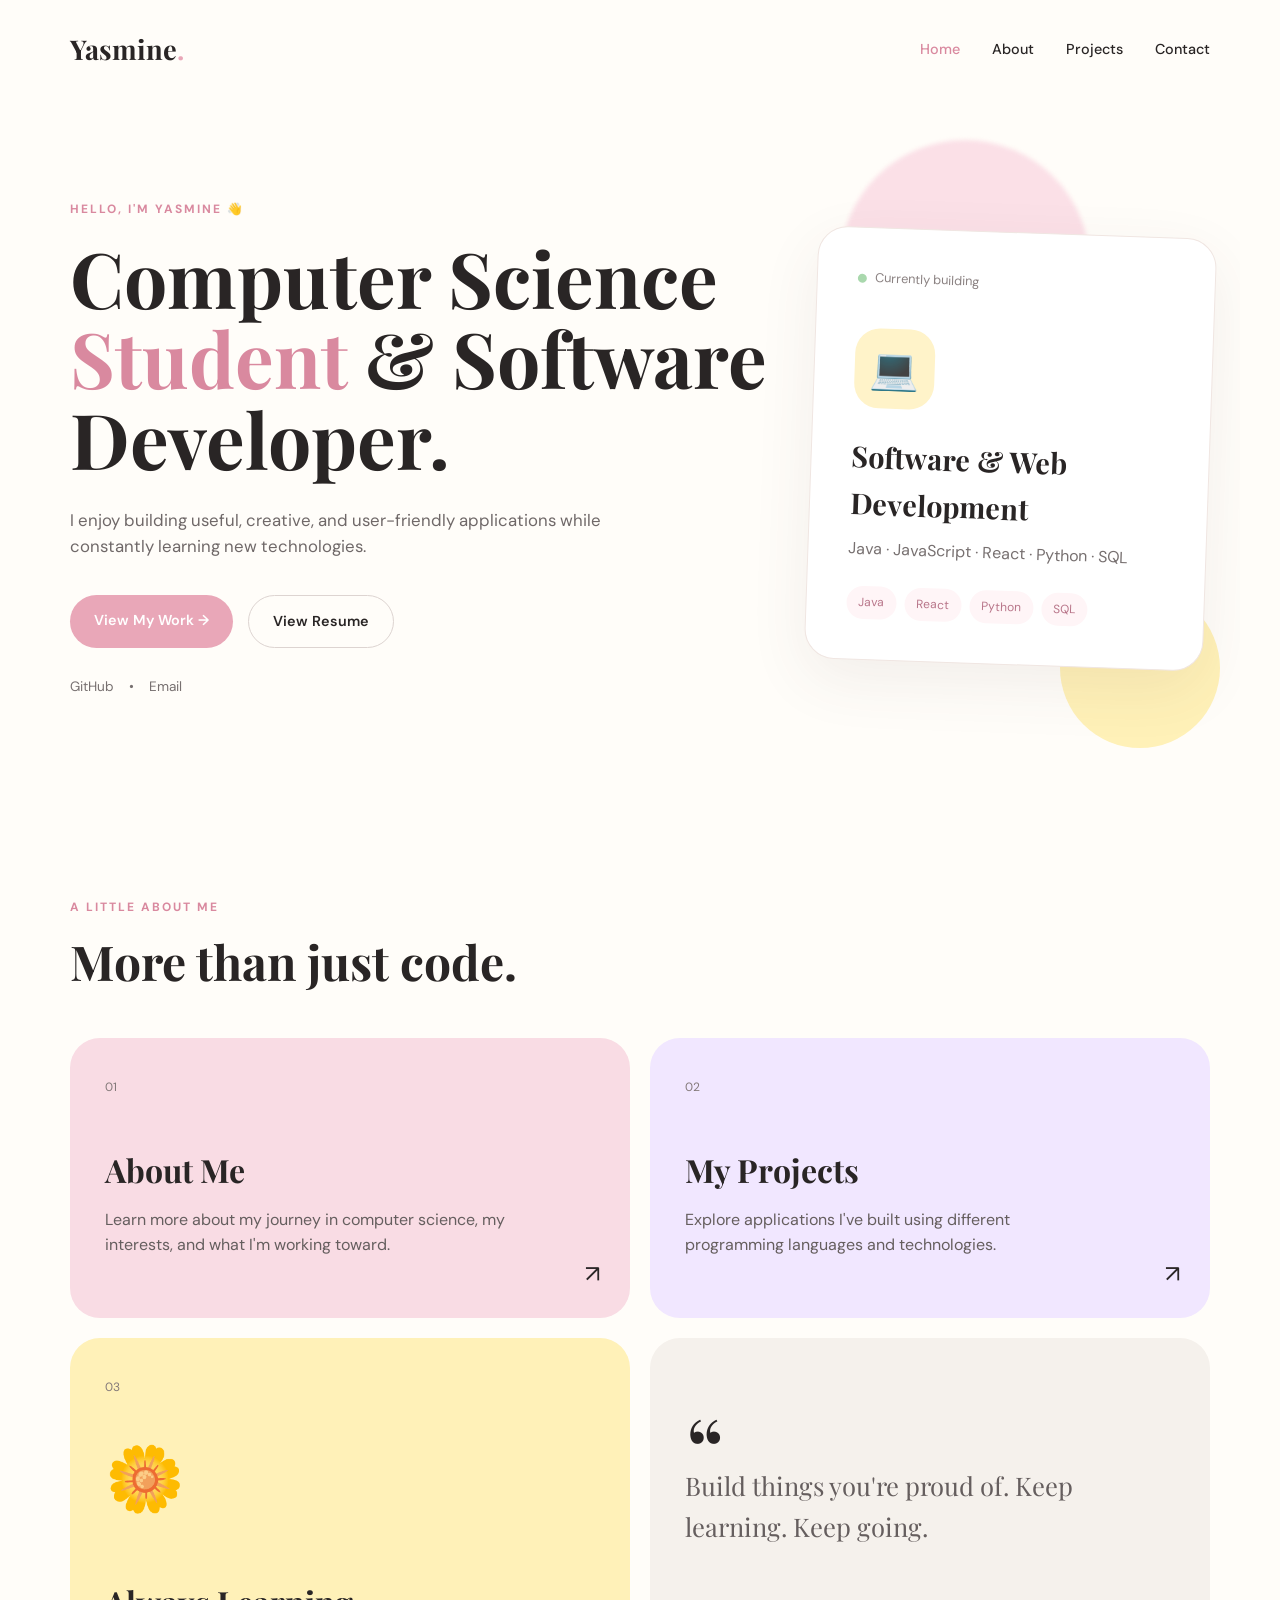
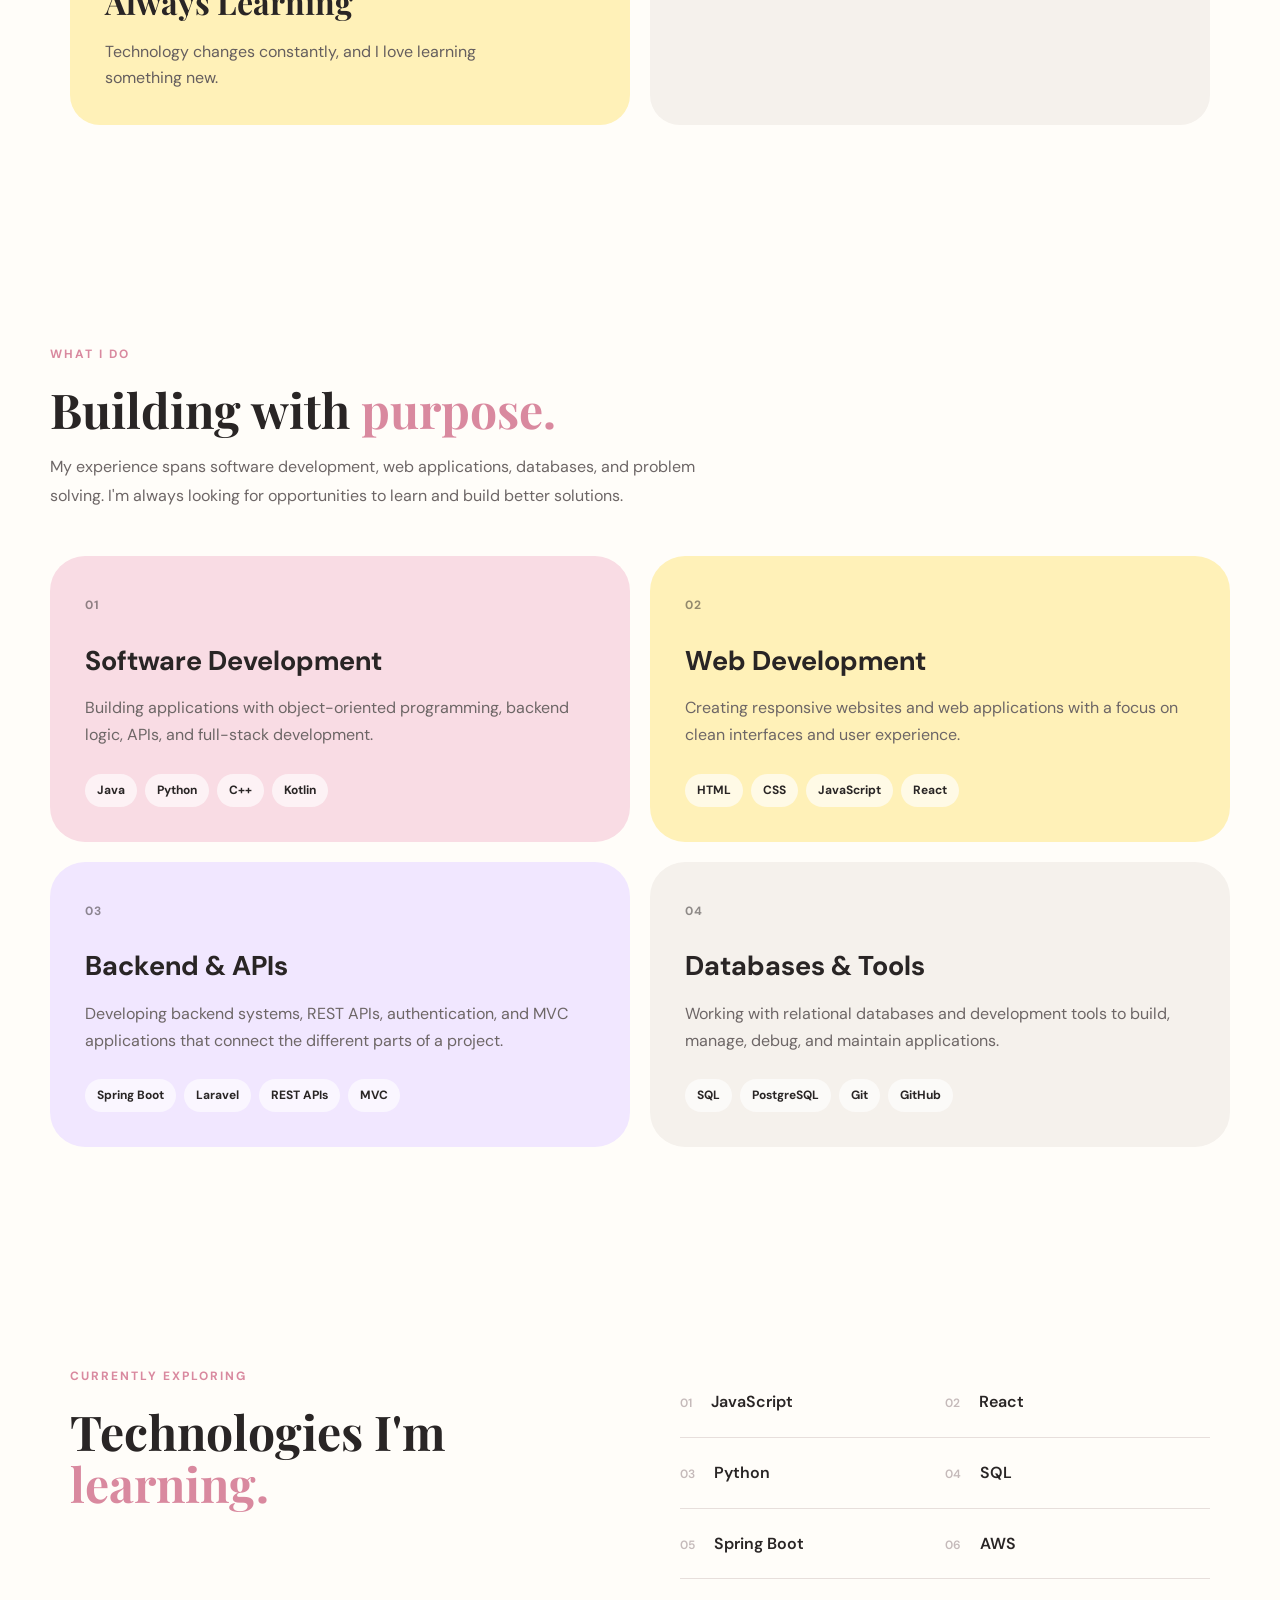
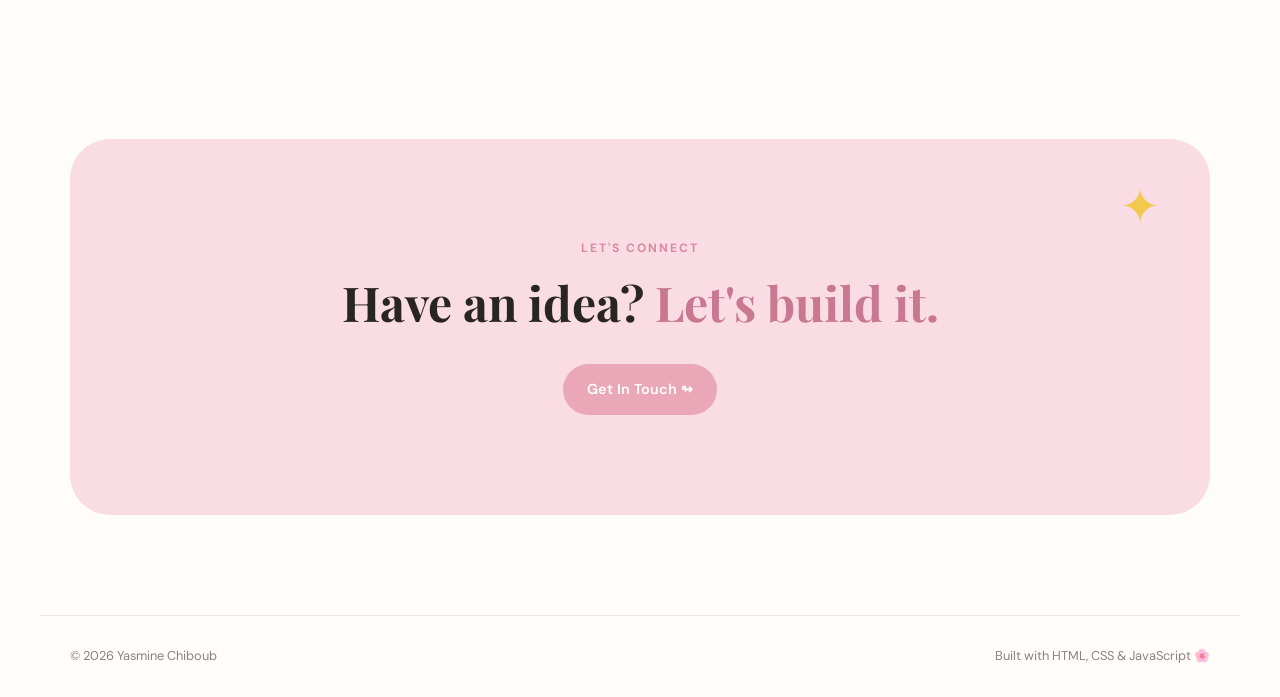
<file: index.html>
<!DOCTYPE html>
<html lang="en">
<head>
  <meta charset="UTF-8">
  <meta name="viewport" content="width=device-width, initial-scale=1.0">

  <title>Yasmine Chiboub | Computer Science Student</title>

  <link rel="stylesheet" href="style.css">

  <!-- Google Fonts -->
  <link rel="preconnect" href="https://fonts.googleapis.com">
  <link rel="preconnect" href="https://fonts.gstatic.com" crossorigin>

  <link
          href="https://fonts.googleapis.com/css2?family=DM+Sans:wght@400;500;600;700&family=Playfair+Display:wght@500;600;700&display=swap"
          rel="stylesheet"
  >
</head>

<body>

<!-- =========================
     NAVIGATION
========================= -->

<header class="navbar">

  <a href="index.html" class="logo">
    Yasmine<span>.</span>
  </a>

  <nav class="nav-links">
    <a href="index.html" class="active">Home</a>
    <a href="about.html">About</a>
    <a href="projects.html">Projects</a>
    <a href="contact.html">Contact</a>
  </nav>

  <button class="menu-button" id="menuButton">
    ☰
  </button>

</header>


<!-- =========================
     MAIN
========================= -->

<main>


  <!-- =========================
       HERO
  ========================= -->

  <section class="hero">

    <div class="hero-decoration pink-circle"></div>
    <div class="hero-decoration yellow-circle"></div>

    <div class="hero-text">

      <p class="eyebrow">
        HELLO, I'M YASMINE 👋
      </p>

      <h1>
        Computer Science
        <span>Student</span>
        & Software Developer.
      </h1>

      <p class="hero-description">
        I enjoy building useful, creative, and user-friendly
        applications while constantly learning new technologies.
      </p>

      <div class="hero-buttons">

        <a href="projects.html" class="button primary">
          View My Work →
        </a>

        <a
                href="YasmineChiboubResume.pdf"
                class="button secondary"
                target="_blank"
        >
          View Resume
        </a>

      </div>


      <div class="social-links">

        <a
                href="https://github.com/yasmineemya"
                target="_blank"
                rel="noopener noreferrer"
        >
          GitHub
        </a>

        <span>•</span>

        <a href="mailto:ychiboub@charlotte.edu">
          Email
        </a>

      </div>

    </div>


    <!-- PROFILE CARD -->

    <div class="hero-card">

      <div class="profile-card">

        <div class="profile-top">
          <span class="status-dot"></span>
          <span>Currently building</span>
        </div>

        <div class="profile-icon">
          💻
        </div>

        <h2>
          Software & Web Development
        </h2>

        <p>
          Java · JavaScript · React · Python · SQL
        </p>

        <div class="mini-tags">
          <span>Java</span>
          <span>React</span>
          <span>Python</span>
          <span>SQL</span>
        </div>

      </div>

    </div>

  </section>



  <!-- =========================
       ABOUT / INTRO
  ========================= -->

  <section class="bento-section">

    <div class="section-heading">

      <p class="eyebrow">
        A LITTLE ABOUT ME
      </p>

      <h2>
        More than just code.
      </h2>

    </div>


    <div class="bento-grid">


      <!-- ABOUT -->

      <a href="about.html" class="bento-card about-card">

        <div>

          <span class="card-number">
            01
          </span>

          <h3>
            About Me
          </h3>

          <p>
            Learn more about my journey in computer science,
            my interests, and what I'm working toward.
          </p>

        </div>

        <span class="card-arrow">
          ↗
        </span>

      </a>


      <!-- PROJECTS -->

      <a href="projects.html" class="bento-card projects-card">

        <div>

          <span class="card-number">
            02
          </span>

          <h3>
            My Projects
          </h3>

          <p>
            Explore applications I've built using different
            programming languages and technologies.
          </p>

        </div>

        <span class="card-arrow">
          ↗
        </span>

      </a>


      <!-- LEARNING -->

      <div class="bento-card yellow-card">

        <span class="card-number">
          03
        </span>

        <div class="big-emoji">
          🌼
        </div>

        <h3>
          Always Learning
        </h3>

        <p>
          Technology changes constantly, and I love learning
          something new.
        </p>

      </div>


      <!-- QUOTE -->

      <div class="bento-card quote-card">

        <div class="quote-mark">
          “
        </div>

        <p>
          Build things you're proud of.
          Keep learning.
          Keep going.
        </p>

      </div>

    </div>

  </section>



  <!-- =========================
       WHAT I DO
  ========================= -->

  <section class="services-section" id="what-i-do">

    <div class="section-heading">

      <p class="eyebrow">
        WHAT I DO
      </p>

      <h2>
        Building with
        <span>purpose.</span>
      </h2>

      <p>
        My experience spans software development, web applications,
        databases, and problem solving. I'm always looking for
        opportunities to learn and build better solutions.
      </p>

    </div>


    <div class="services-grid">


      <!-- SOFTWARE DEVELOPMENT -->

      <div class="service-card pink">

        <span class="service-number">
          01
        </span>

        <h3>
          Software Development
        </h3>

        <p>
          Building applications with object-oriented programming,
          backend logic, APIs, and full-stack development.
        </p>

        <div class="service-tags">
          <span>Java</span>
          <span>Python</span>
          <span>C++</span>
          <span>Kotlin</span>
        </div>

      </div>


      <!-- WEB DEVELOPMENT -->

      <div class="service-card yellow">

        <span class="service-number">
          02
        </span>

        <h3>
          Web Development
        </h3>

        <p>
          Creating responsive websites and web applications with
          a focus on clean interfaces and user experience.
        </p>

        <div class="service-tags">
          <span>HTML</span>
          <span>CSS</span>
          <span>JavaScript</span>
          <span>React</span>
        </div>

      </div>


      <!-- BACKEND -->

      <div class="service-card purple">

        <span class="service-number">
          03
        </span>

        <h3>
          Backend & APIs
        </h3>

        <p>
          Developing backend systems, REST APIs, authentication,
          and MVC applications that connect the different parts
          of a project.
        </p>

        <div class="service-tags">
          <span>Spring Boot</span>
          <span>Laravel</span>
          <span>REST APIs</span>
          <span>MVC</span>
        </div>

      </div>


      <!-- DATABASES -->

      <div class="service-card neutral">

        <span class="service-number">
          04
        </span>

        <h3>
          Databases & Tools
        </h3>

        <p>
          Working with relational databases and development tools
          to build, manage, debug, and maintain applications.
        </p>

        <div class="service-tags">
          <span>SQL</span>
          <span>PostgreSQL</span>
          <span>Git</span>
          <span>GitHub</span>
        </div>

      </div>

    </div>

  </section>



  <!-- =========================
       CURRENTLY EXPLORING
  ========================= -->

  <section class="learning-section">

    <div>

      <p class="eyebrow">
        CURRENTLY EXPLORING
      </p>

      <h2>
        Technologies I'm
        <span>learning.</span>
      </h2>

    </div>


    <div class="technology-list">

      <div class="tech-item">
        <span>01</span>
        JavaScript
      </div>

      <div class="tech-item">
        <span>02</span>
        React
      </div>

      <div class="tech-item">
        <span>03</span>
        Python
      </div>

      <div class="tech-item">
        <span>04</span>
        SQL
      </div>

      <div class="tech-item">
        <span>05</span>
        Spring Boot
      </div>

      <div class="tech-item">
        <span>06</span>
        AWS
      </div>

    </div>

  </section>



  <!-- =========================
       CTA
  ========================= -->

  <section class="cta">

    <div class="cta-decoration">
      ✦
    </div>

    <p class="eyebrow">
      LET'S CONNECT
    </p>

    <h2>
      Have an idea?
      <span>Let's build it.</span>
    </h2>

    <a href="contact.html" class="button primary">
      Get In Touch ↬
    </a>

  </section>

</main>



<!-- =========================
     FOOTER
========================= -->

<footer>

  <p>
    © 2026 Yasmine Chiboub
  </p>

  <p>
    Built with HTML, CSS & JavaScript 🌸
  </p>

</footer>


<script src="js/main.js"></script>

</body>
</html>
</file>
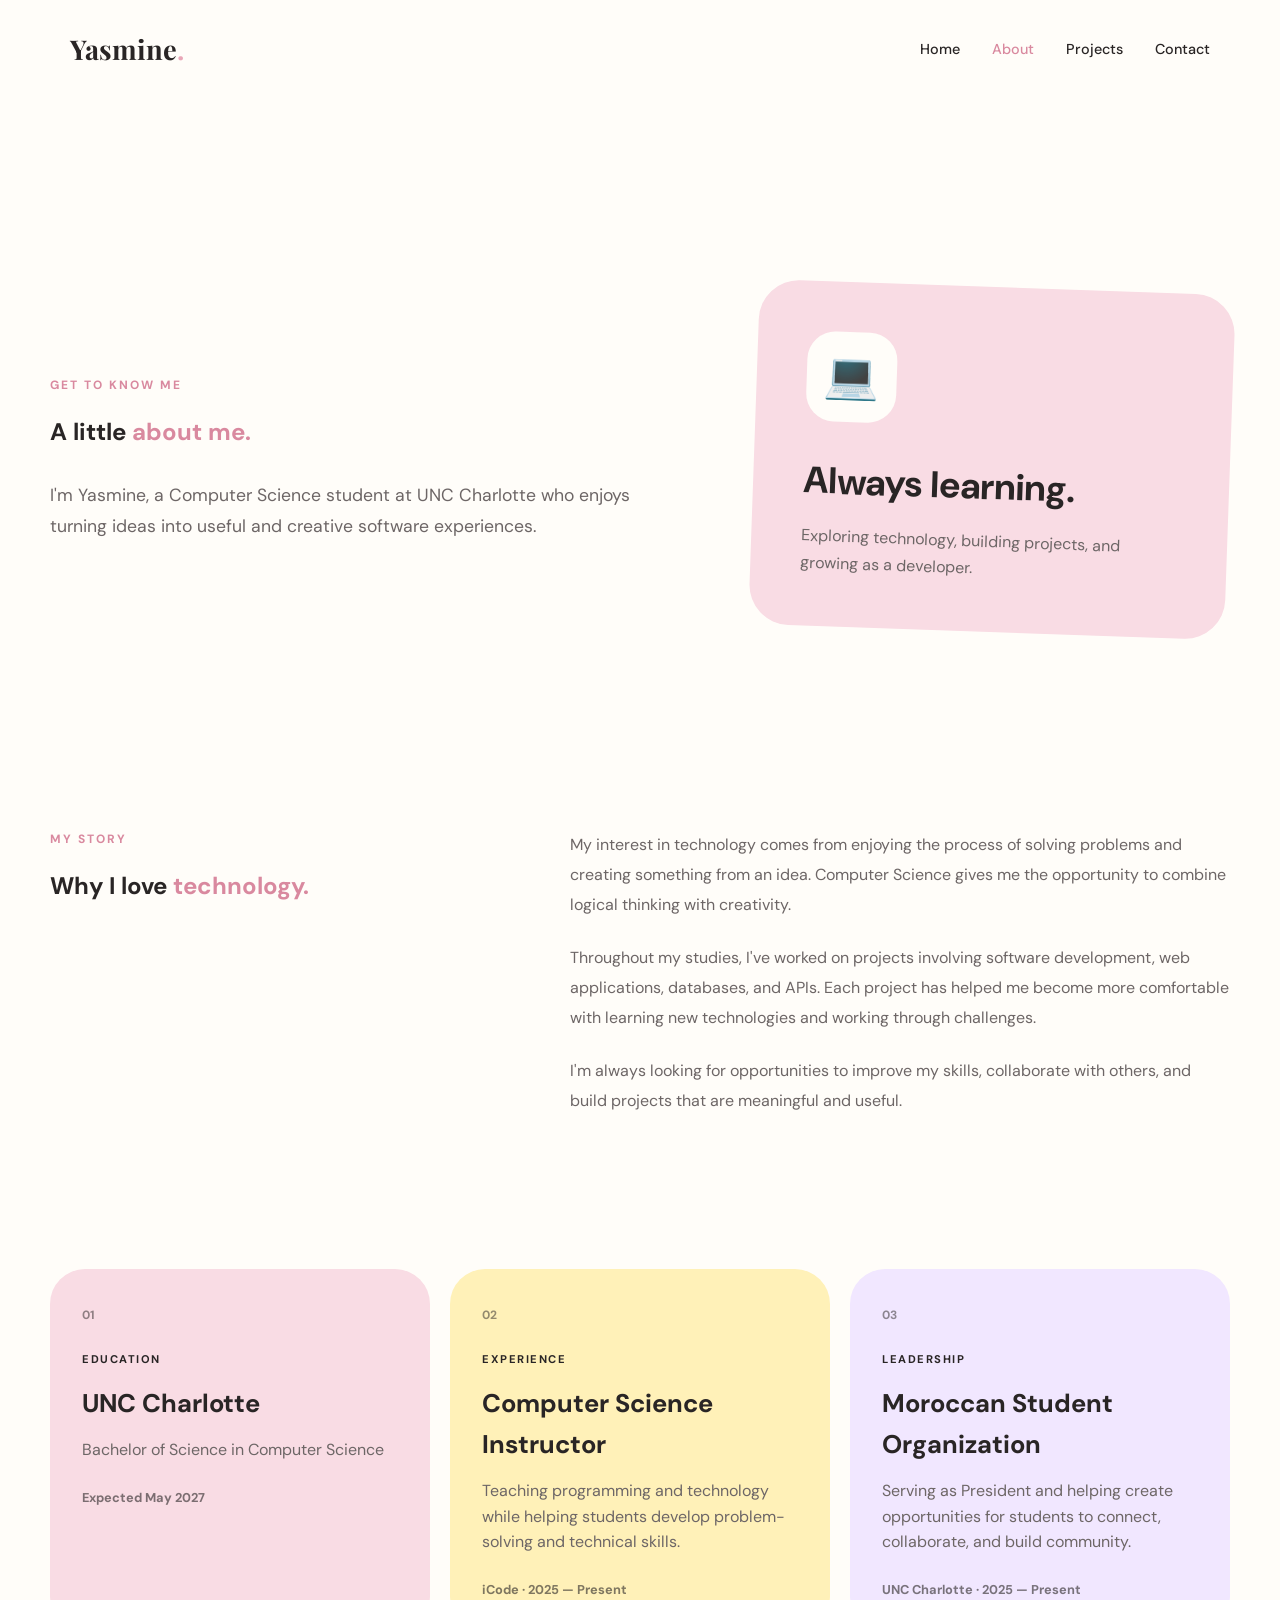
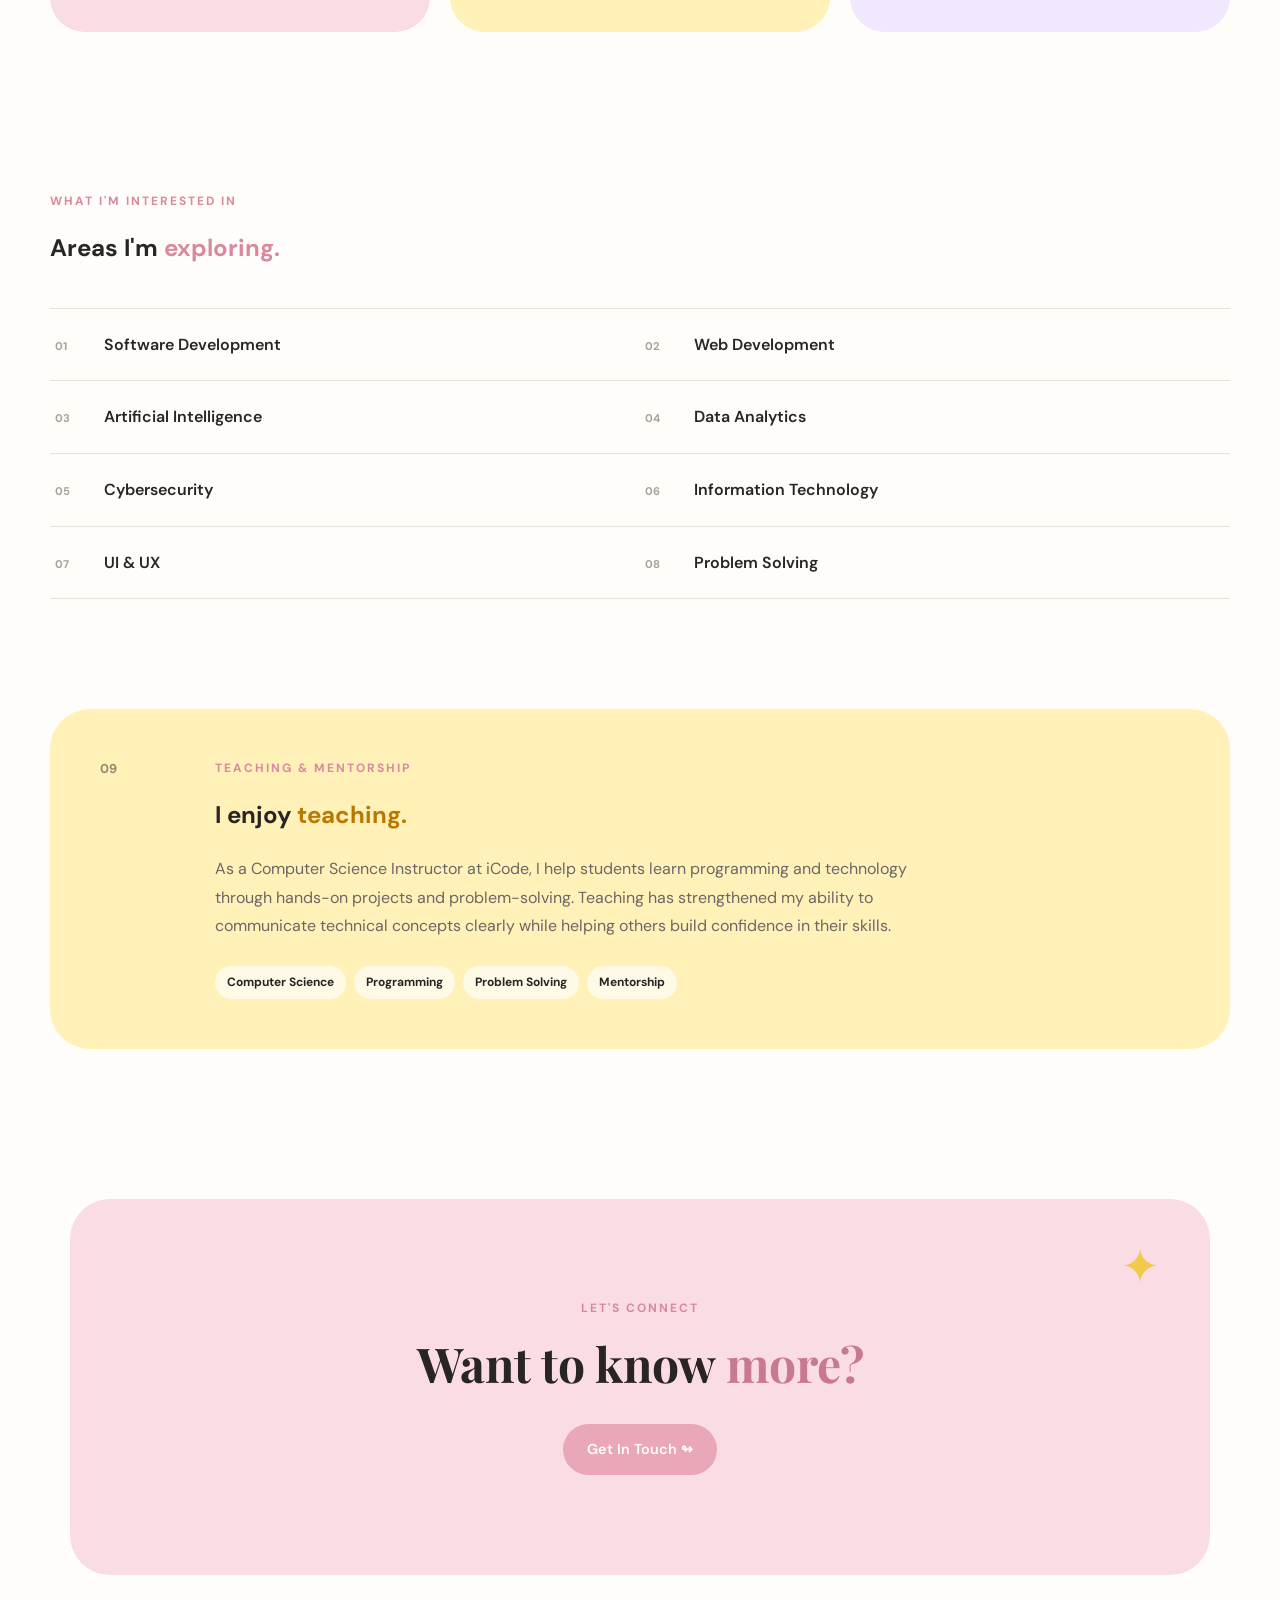
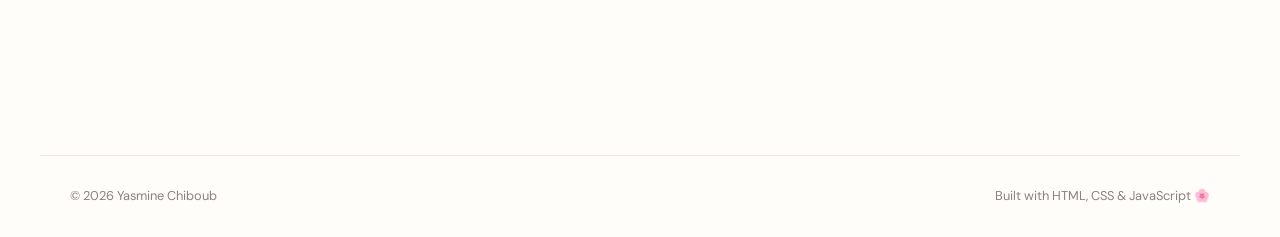
<file: about.html>
<!DOCTYPE html>
<html lang="en">

<head>
  <meta charset="UTF-8">
  <meta name="viewport" content="width=device-width, initial-scale=1.0">

  <title>About | Yasmine Chiboub</title>

  <link rel="stylesheet" href="style.css">

  <link rel="preconnect" href="https://fonts.googleapis.com">
  <link rel="preconnect" href="https://fonts.gstatic.com" crossorigin>

  <link
          href="https://fonts.googleapis.com/css2?family=DM+Sans:wght@400;500;600;700&family=Playfair+Display:wght@500;600;700&display=swap"
          rel="stylesheet">
</head>

<body>

<!-- =========================
     NAVIGATION
========================= -->

<header class="navbar">

  <a href="index.html" class="logo">
    Yasmine<span>.</span>
  </a>

  <nav class="nav-links">
    <a href="index.html">Home</a>
    <a href="about.html" class="active">About</a>
    <a href="projects.html">Projects</a>
    <a href="contact.html">Contact</a>
  </nav>

  <button class="menu-button" id="menuButton">
    ☰
  </button>

</header>


<main class="about-page">

  <!-- =========================
       ABOUT HERO
  ========================= -->

  <section class="about-hero">

    <div>

      <p class="eyebrow">
        GET TO KNOW ME
      </p>

      <h1>
        A little
        <span>about me.</span>
      </h1>

      <p class="about-intro">
        I'm Yasmine, a Computer Science student at UNC Charlotte
        who enjoys turning ideas into useful and creative
        software experiences.
      </p>

    </div>

    <div class="about-hero-card">
      <div class="about-emoji">
        💻
      </div>

      <h2>
        Always learning.
      </h2>

      <p>
        Exploring technology, building projects,
        and growing as a developer.
      </p>
    </div>

  </section>


  <!-- =========================
       MY STORY
  ========================= -->

  <section class="about-story">

    <div class="about-section-heading">

      <p class="eyebrow">
        MY STORY
      </p>

      <h2>
        Why I love
        <span>technology.</span>
      </h2>

    </div>

    <div class="about-story-text">

      <p>
        My interest in technology comes from enjoying the process
        of solving problems and creating something from an idea.
        Computer Science gives me the opportunity to combine
        logical thinking with creativity.
      </p>

      <p>
        Throughout my studies, I've worked on projects involving
        software development, web applications, databases, and
        APIs. Each project has helped me become more comfortable
        with learning new technologies and working through
        challenges.
      </p>

      <p>
        I'm always looking for opportunities to improve my skills,
        collaborate with others, and build projects that are
        meaningful and useful.
      </p>

    </div>

  </section>


  <!-- =========================
       EDUCATION & EXPERIENCE
  ========================= -->

  <section class="about-cards">

    <div class="about-info-card pink">

        <span class="about-card-number">
          01
        </span>

      <p class="card-label">
        EDUCATION
      </p>

      <h3>
        UNC Charlotte
      </h3>

      <p>
        Bachelor of Science in Computer Science
      </p>

      <span class="card-detail">
          Expected May 2027
        </span>

    </div>


    <div class="about-info-card yellow">

        <span class="about-card-number">
          02
        </span>

      <p class="card-label">
        EXPERIENCE
      </p>

      <h3>
        Computer Science Instructor
      </h3>

      <p>
        Teaching programming and technology while helping
        students develop problem-solving and technical skills.
      </p>

      <span class="card-detail">
          iCode · 2025 — Present
        </span>

    </div>


    <div class="about-info-card purple">

        <span class="about-card-number">
          03
        </span>

      <p class="card-label">
        LEADERSHIP
      </p>

      <h3>
        Moroccan Student Organization
      </h3>

      <p>
        Serving as President and helping create opportunities
        for students to connect, collaborate, and build community.
      </p>

      <span class="card-detail">
          UNC Charlotte · 2025 — Present
        </span>

    </div>

  </section>


  <!-- =========================
       AREAS OF INTEREST
  ========================= -->

  <section class="interests-section">

    <div class="about-section-heading">

      <p class="eyebrow">
        WHAT I'M INTERESTED IN
      </p>

      <h2>
        Areas I'm
        <span>exploring.</span>
      </h2>

    </div>


    <div class="interest-list">

      <div class="interest-item">
        <span>01</span>
        Software Development
      </div>

      <div class="interest-item">
        <span>02</span>
        Web Development
      </div>

      <div class="interest-item">
        <span>03</span>
        Artificial Intelligence
      </div>

      <div class="interest-item">
        <span>04</span>
        Data Analytics
      </div>

      <div class="interest-item">
        <span>05</span>
        Cybersecurity
      </div>

      <div class="interest-item">
        <span>06</span>
        Information Technology
      </div>

      <div class="interest-item">
        <span>07</span>
        UI & UX
      </div>

      <div class="interest-item">
        <span>08</span>
        Problem Solving
      </div>

    </div>

  </section>


  <!-- =========================
       TEACHING
  ========================= -->

  <section class="teaching-section">

    <div class="teaching-card">

      <div class="teaching-number">
        09
      </div>

      <div class="teaching-content">

        <p class="eyebrow">
          TEACHING & MENTORSHIP
        </p>

        <h2>
          I enjoy
          <span>teaching.</span>
        </h2>

        <p>
          As a Computer Science Instructor at iCode, I help students
          learn programming and technology through hands-on projects
          and problem-solving. Teaching has strengthened my ability
          to communicate technical concepts clearly while helping
          others build confidence in their skills.
        </p>

        <div class="service-tags">

          <span>Computer Science</span>
          <span>Programming</span>
          <span>Problem Solving</span>
          <span>Mentorship</span>

        </div>

      </div>

    </div>

  </section>


  <!-- =========================
       CTA
  ========================= -->

  <section class="cta">

    <div class="cta-decoration">
      ✦
    </div>

    <p class="eyebrow">
      LET'S CONNECT
    </p>

    <h2>
      Want to know
      <span>more?</span>
    </h2>

    <a href="contact.html" class="button primary">
      Get In Touch ↬
    </a>

  </section>

</main>


<!-- =========================
     FOOTER
========================= -->

<footer>

  <p>
    © 2026 Yasmine Chiboub
  </p>

  <p>
    Built with HTML, CSS & JavaScript 🌸
  </p>

</footer>


<script src="js/main.js"></script>

</body>
</html>
</file>
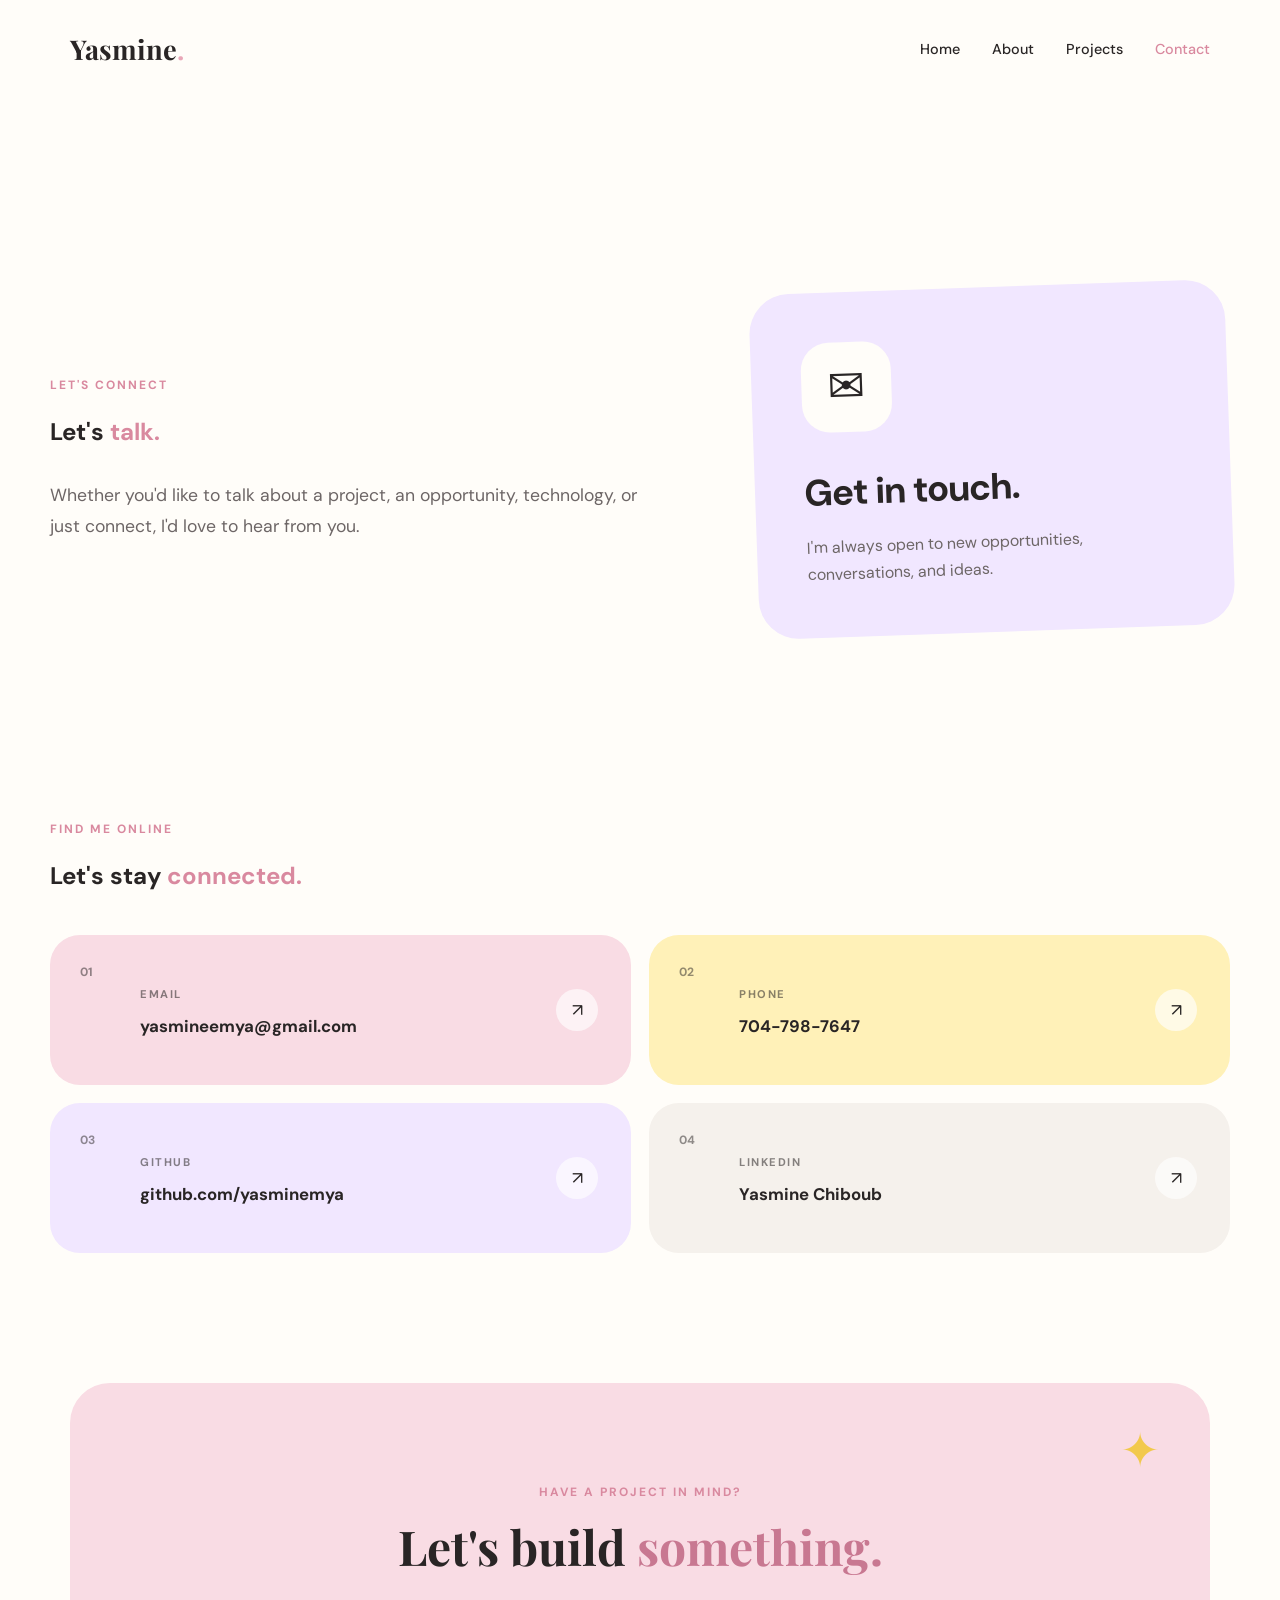
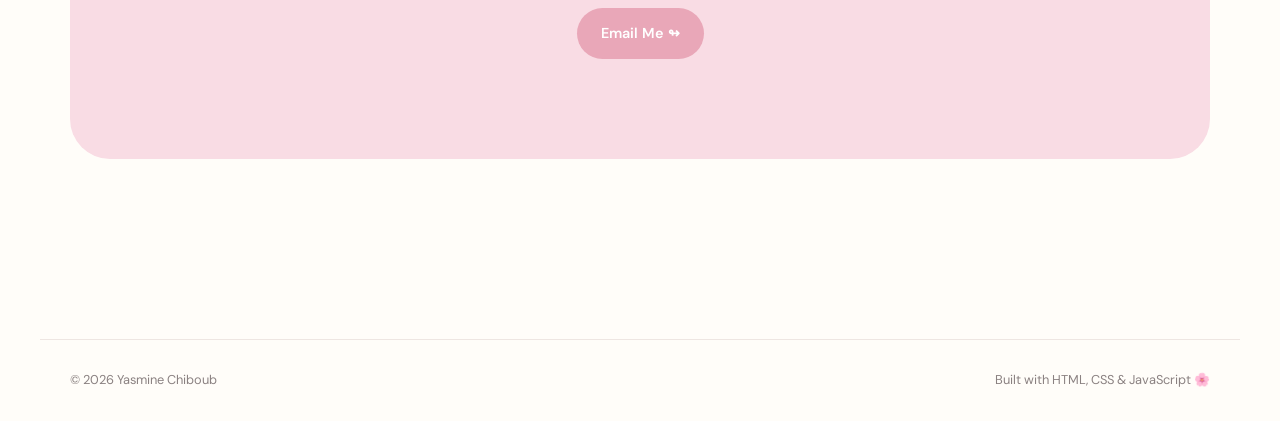
<file: contact.html>
<!DOCTYPE html>
<html lang="en">

<head>
  <meta charset="UTF-8">
  <meta name="viewport" content="width=device-width, initial-scale=1.0">

  <title>Contact | Yasmine Chiboub</title>

  <link rel="stylesheet" href="style.css">

  <link rel="preconnect" href="https://fonts.googleapis.com">
  <link rel="preconnect" href="https://fonts.gstatic.com" crossorigin>

  <link
          href="https://fonts.googleapis.com/css2?family=DM+Sans:wght@400;500;600;700&family=Playfair+Display:wght@500;600;700&display=swap"
          rel="stylesheet">
</head>

<body>

<!-- =========================
     NAVIGATION
========================= -->

<header class="navbar">

  <a href="index.html" class="logo">
    Yasmine<span>.</span>
  </a>

  <nav class="nav-links">
    <a href="index.html">Home</a>
    <a href="about.html">About</a>
    <a href="projects.html">Projects</a>
    <a href="contact.html" class="active">Contact</a>
  </nav>

  <button class="menu-button" id="menuButton">
    ☰
  </button>

</header>


<main class="contact-page">

  <!-- =========================
       CONTACT HERO
  ========================= -->

  <section class="contact-hero">

    <div class="contact-intro">

      <p class="eyebrow">
        LET'S CONNECT
      </p>

      <h1>
        Let's
        <span>talk.</span>
      </h1>

      <p class="contact-description">
        Whether you'd like to talk about a project, an opportunity,
        technology, or just connect, I'd love to hear from you.
      </p>

    </div>


    <div class="contact-hero-card">

      <div class="contact-symbol">
        ✉
      </div>

      <h2>
        Get in touch.
      </h2>

      <p>
        I'm always open to new opportunities,
        conversations, and ideas.
      </p>

    </div>

  </section>


  <!-- =========================
       CONTACT INFORMATION
  ========================= -->

  <section class="contact-section">

    <div class="contact-section-heading">

      <p class="eyebrow">
        FIND ME ONLINE
      </p>

      <h2>
        Let's stay
        <span>connected.</span>
      </h2>

    </div>


    <div class="contact-links">


      <!-- EMAIL -->

      <a
              href="mailto:yasmineemya@gmail.com"
              class="contact-link pink"
      >

        <div class="contact-link-number">
          01
        </div>

        <div class="contact-link-content">

            <span>
              EMAIL
            </span>

          <h3>
            yasmineemya@gmail.com
          </h3>

        </div>

        <div class="contact-arrow">
          ↗
        </div>

      </a>


      <!-- PHONE -->

      <a
              href="tel:17047987647"
              class="contact-link yellow"
      >

        <div class="contact-link-number">
          02
        </div>

        <div class="contact-link-content">

            <span>
              PHONE
            </span>

          <h3>
            704-798-7647
          </h3>

        </div>

        <div class="contact-arrow">
          ↗
        </div>

      </a>


      <!-- GITHUB -->

      <a
              href="https://github.com/yasmineemya"
              target="_blank"
              rel="noopener noreferrer"
              class="contact-link purple"
      >

        <div class="contact-link-number">
          03
        </div>

        <div class="contact-link-content">

            <span>
              GITHUB
            </span>

          <h3>
            github.com/yasminemya
          </h3>

        </div>

        <div class="contact-arrow">
          ↗
        </div>

      </a>


      <!-- LINKEDIN -->

      <a
              href="https://linkedin.com/in/yasminemya"
              target="_blank"
              rel="noopener noreferrer"
              class="contact-link neutral"
      >

        <div class="contact-link-number">
          04
        </div>

        <div class="contact-link-content">

            <span>
              LINKEDIN
            </span>

          <h3>
            Yasmine Chiboub
          </h3>

        </div>

        <div class="contact-arrow">
          ↗
        </div>

      </a>


    </div>

  </section>


  <!-- =========================
       FINAL CTA
  ========================= -->

  <section class="cta">

    <div class="cta-decoration">
      ✦
    </div>

    <p class="eyebrow">
      HAVE A PROJECT IN MIND?
    </p>

    <h2>
      Let's build
      <span>something.</span>
    </h2>

    <a
            href="mailto:yasmineemya@gmail.com"
            class="button primary"
    >
      Email Me ↬
    </a>

  </section>

</main>


<!-- =========================
     FOOTER
========================= -->

<footer>

  <p>
    © 2026 Yasmine Chiboub
  </p>

  <p>
    Built with HTML, CSS & JavaScript 🌸
  </p>

</footer>


<script src="js/main.js"></script>

</body>
</html>
</file>
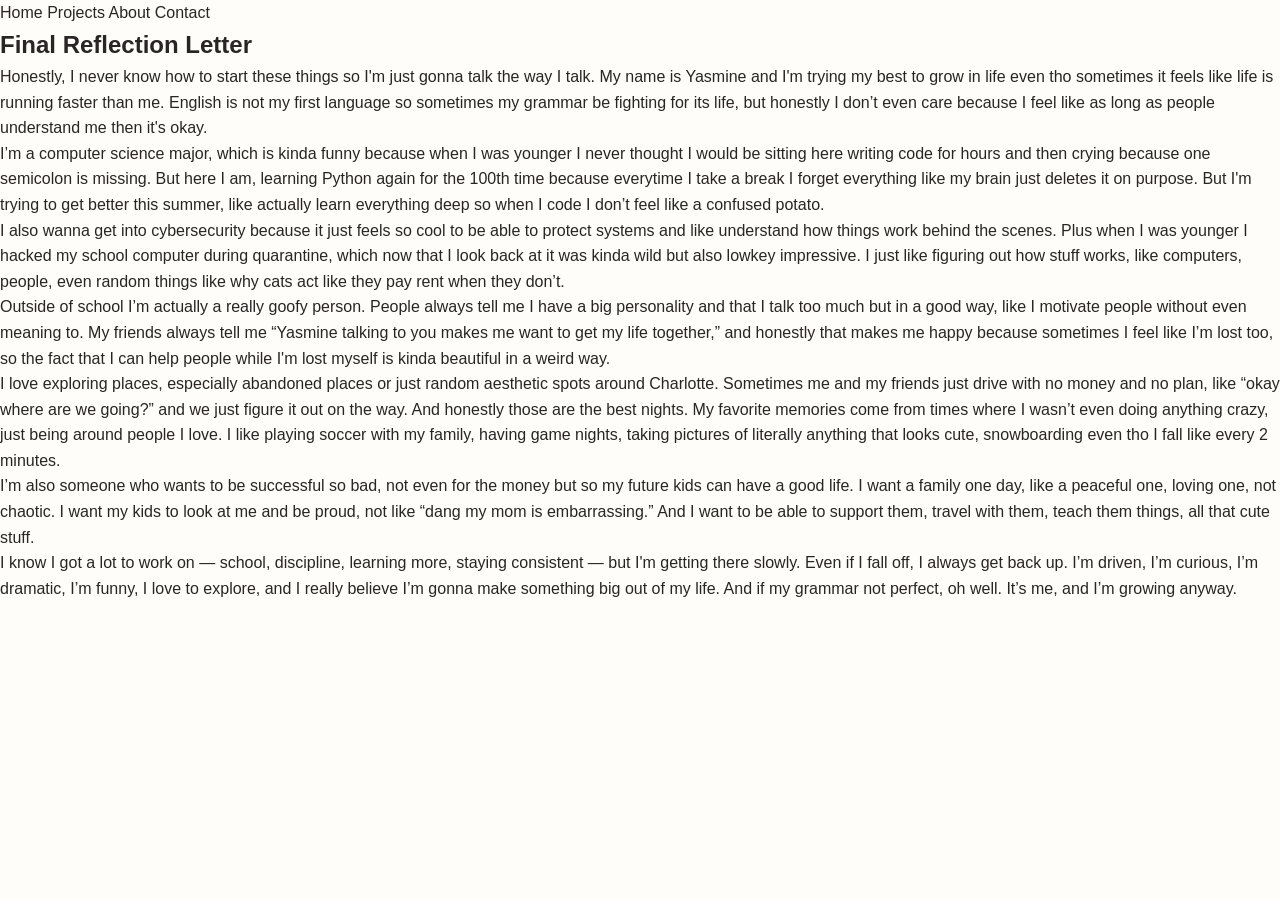
<file: final.html>
<!DOCTYPE html>
<html lang="en">
<head>
    <meta charset="utf-8" />
    <meta name="viewport" content="width=device-width,initial-scale=1" />
    <title>Final Reflection — Yasmine Chiboub</title>
    <link rel="stylesheet" href="style.css" />
</head>
<body>
<nav>
    <a href="/index.html">Home</a>
    <a href="/projects.html">Projects</a>
    <a href="/about.html">About</a>
    <a href="/contact.html">Contact</a>
</nav>

<section class="introduction">
    <h2>Final Reflection Letter</h2>
        <p>
            Honestly, I never know how to start these things so I'm just gonna talk the way I talk. My name is Yasmine and I'm trying my best to grow in life even tho sometimes it feels like life is running faster than me. English is not my first language so sometimes my grammar be fighting for its life, but honestly I don’t even care because I feel like as long as people understand me then it's okay.
        </p>

        <p>
            I’m a computer science major, which is kinda funny because when I was younger I never thought I would be sitting here writing code for hours and then crying because one semicolon is missing. But here I am, learning Python again for the 100th time because everytime I take a break I forget everything like my brain just deletes it on purpose. But I'm trying to get better this summer, like actually learn everything deep so when I code I don’t feel like a confused potato.
        </p>

        <p>
            I also wanna get into cybersecurity because it just feels so cool to be able to protect systems and like understand how things work behind the scenes. Plus when I was younger I hacked my school computer during quarantine, which now that I look back at it was kinda wild but also lowkey impressive. I just like figuring out how stuff works, like computers, people, even random things like why cats act like they pay rent when they don’t.
        </p>

        <p>
            Outside of school I’m actually a really goofy person. People always tell me I have a big personality and that I talk too much but in a good way, like I motivate people without even meaning to. My friends always tell me “Yasmine talking to you makes me want to get my life together,” and honestly that makes me happy because sometimes I feel like I’m lost too, so the fact that I can help people while I'm lost myself is kinda beautiful in a weird way.
        </p>

        <p>
            I love exploring places, especially abandoned places or just random aesthetic spots around Charlotte. Sometimes me and my friends just drive with no money and no plan, like “okay where are we going?” and we just figure it out on the way. And honestly those are the best nights. My favorite memories come from times where I wasn’t even doing anything crazy, just being around people I love. I like playing soccer with my family, having game nights, taking pictures of literally anything that looks cute, snowboarding even tho I fall like every 2 minutes.
        </p>

        <p>
            I’m also someone who wants to be successful so bad, not even for the money but so my future kids can have a good life. I want a family one day, like a peaceful one, loving one, not chaotic. I want my kids to look at me and be proud, not like “dang my mom is embarrassing.” And I want to be able to support them, travel with them, teach them things, all that cute stuff.
        </p>

        <p>
            I know I got a lot to work on — school, discipline, learning more, staying consistent — but I'm getting there slowly. Even if I fall off, I always get back up. I’m driven, I’m curious, I’m dramatic, I’m funny, I love to explore, and I really believe I’m gonna make something big out of my life. And if my grammar not perfect, oh well. It’s me, and I’m growing anyway.
        </p>
    </section>
</body>
</html>
</file>
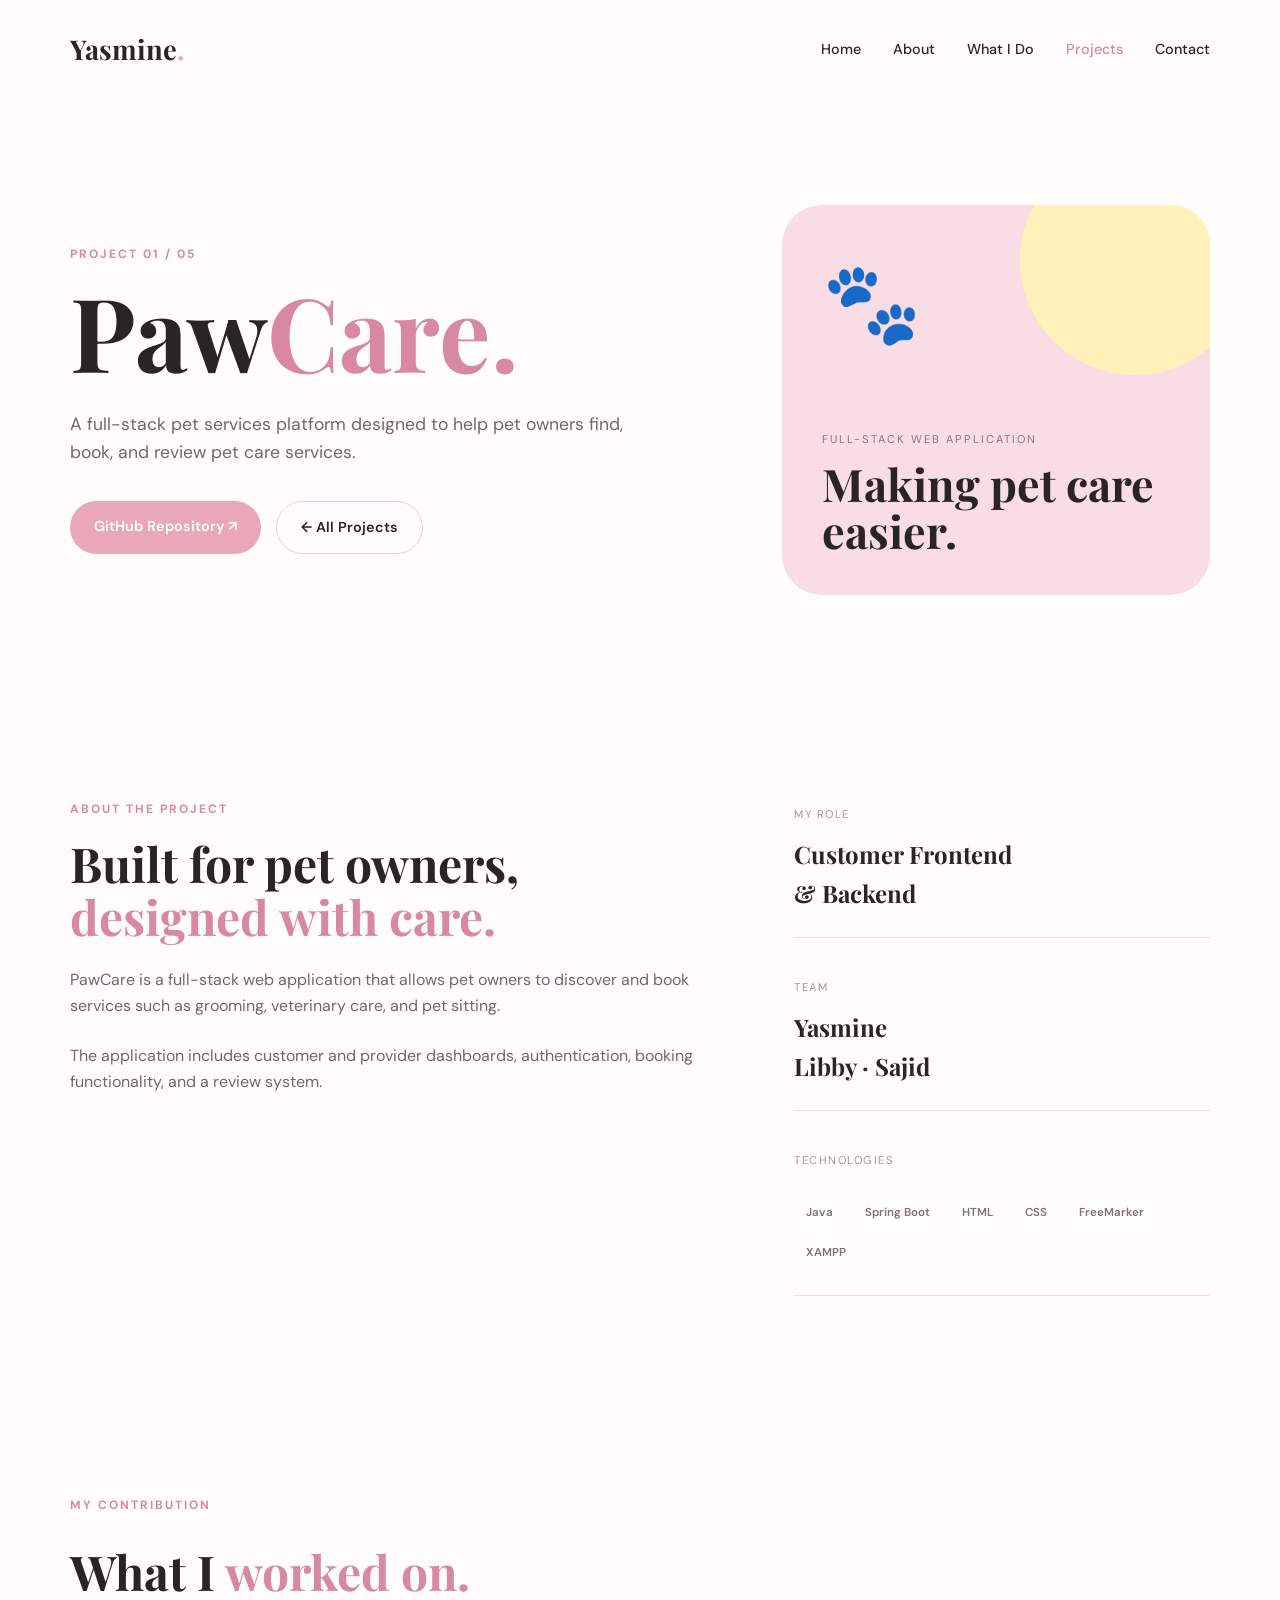
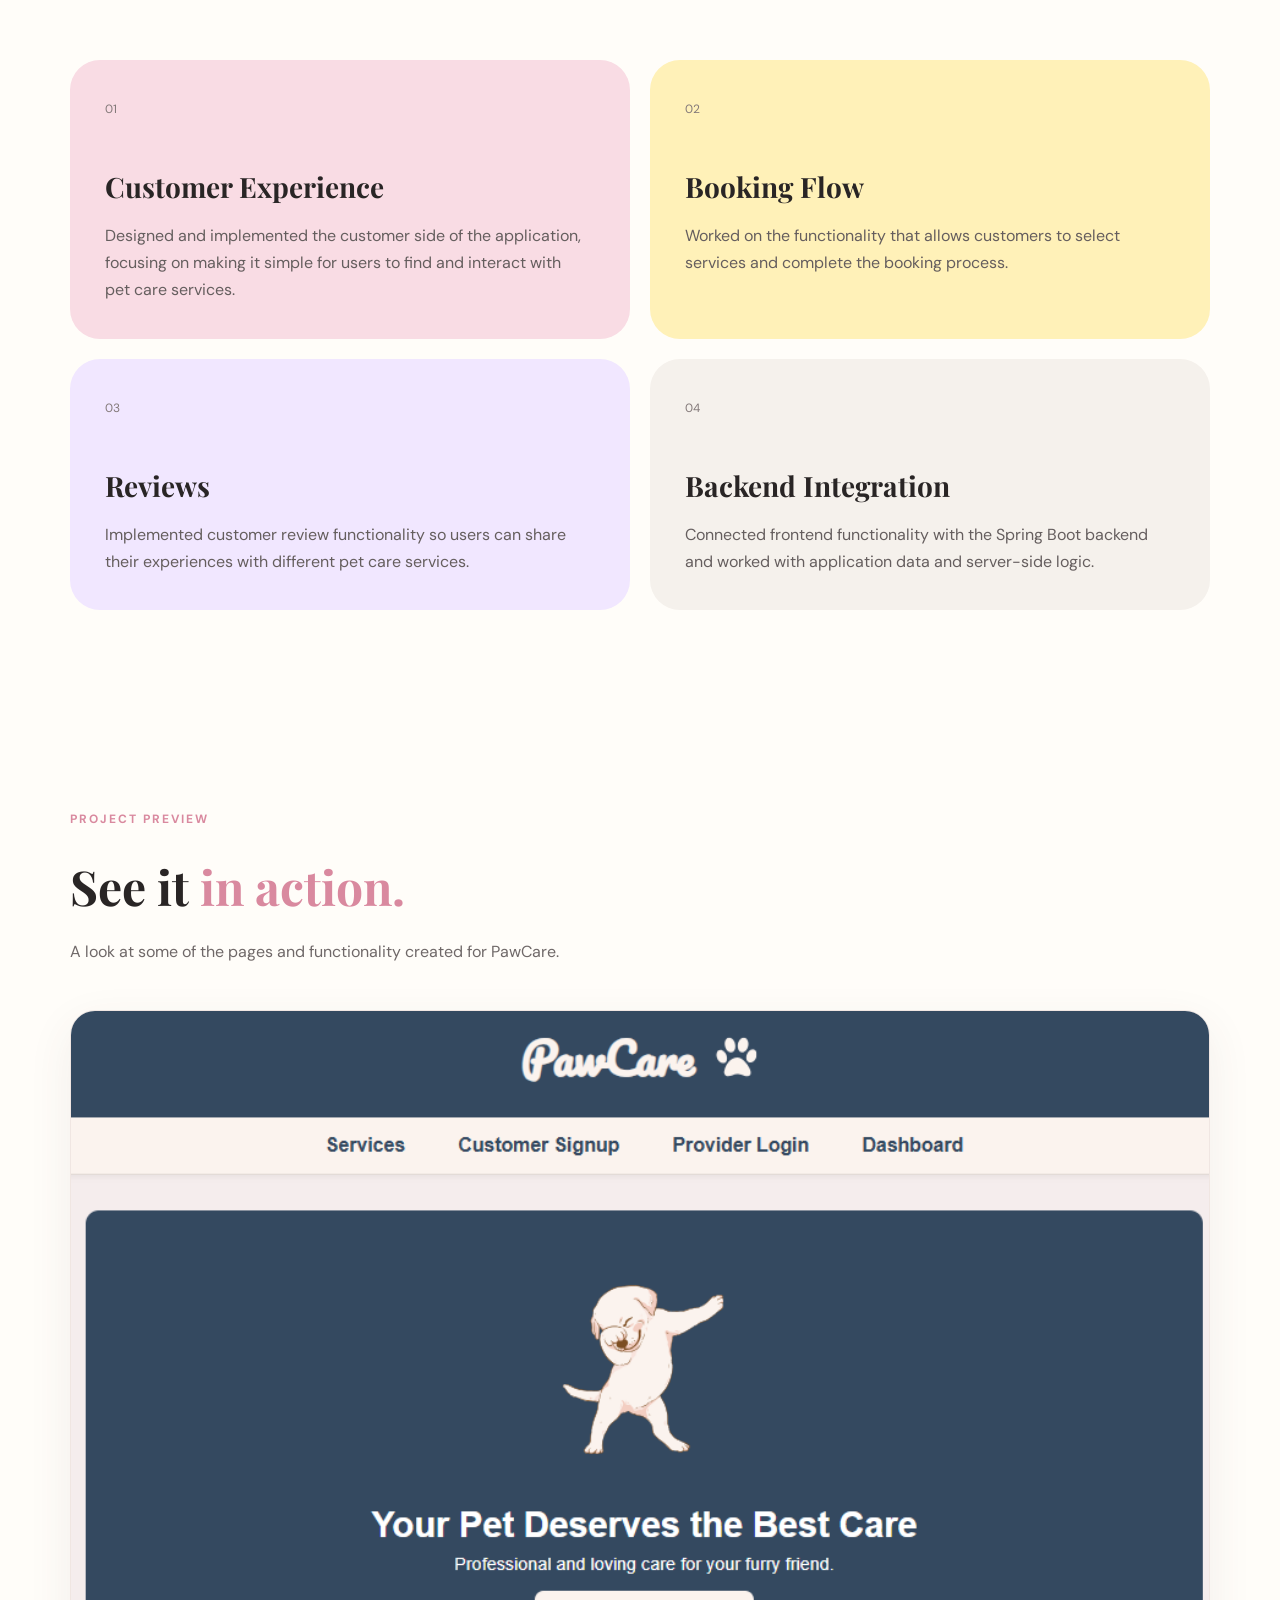
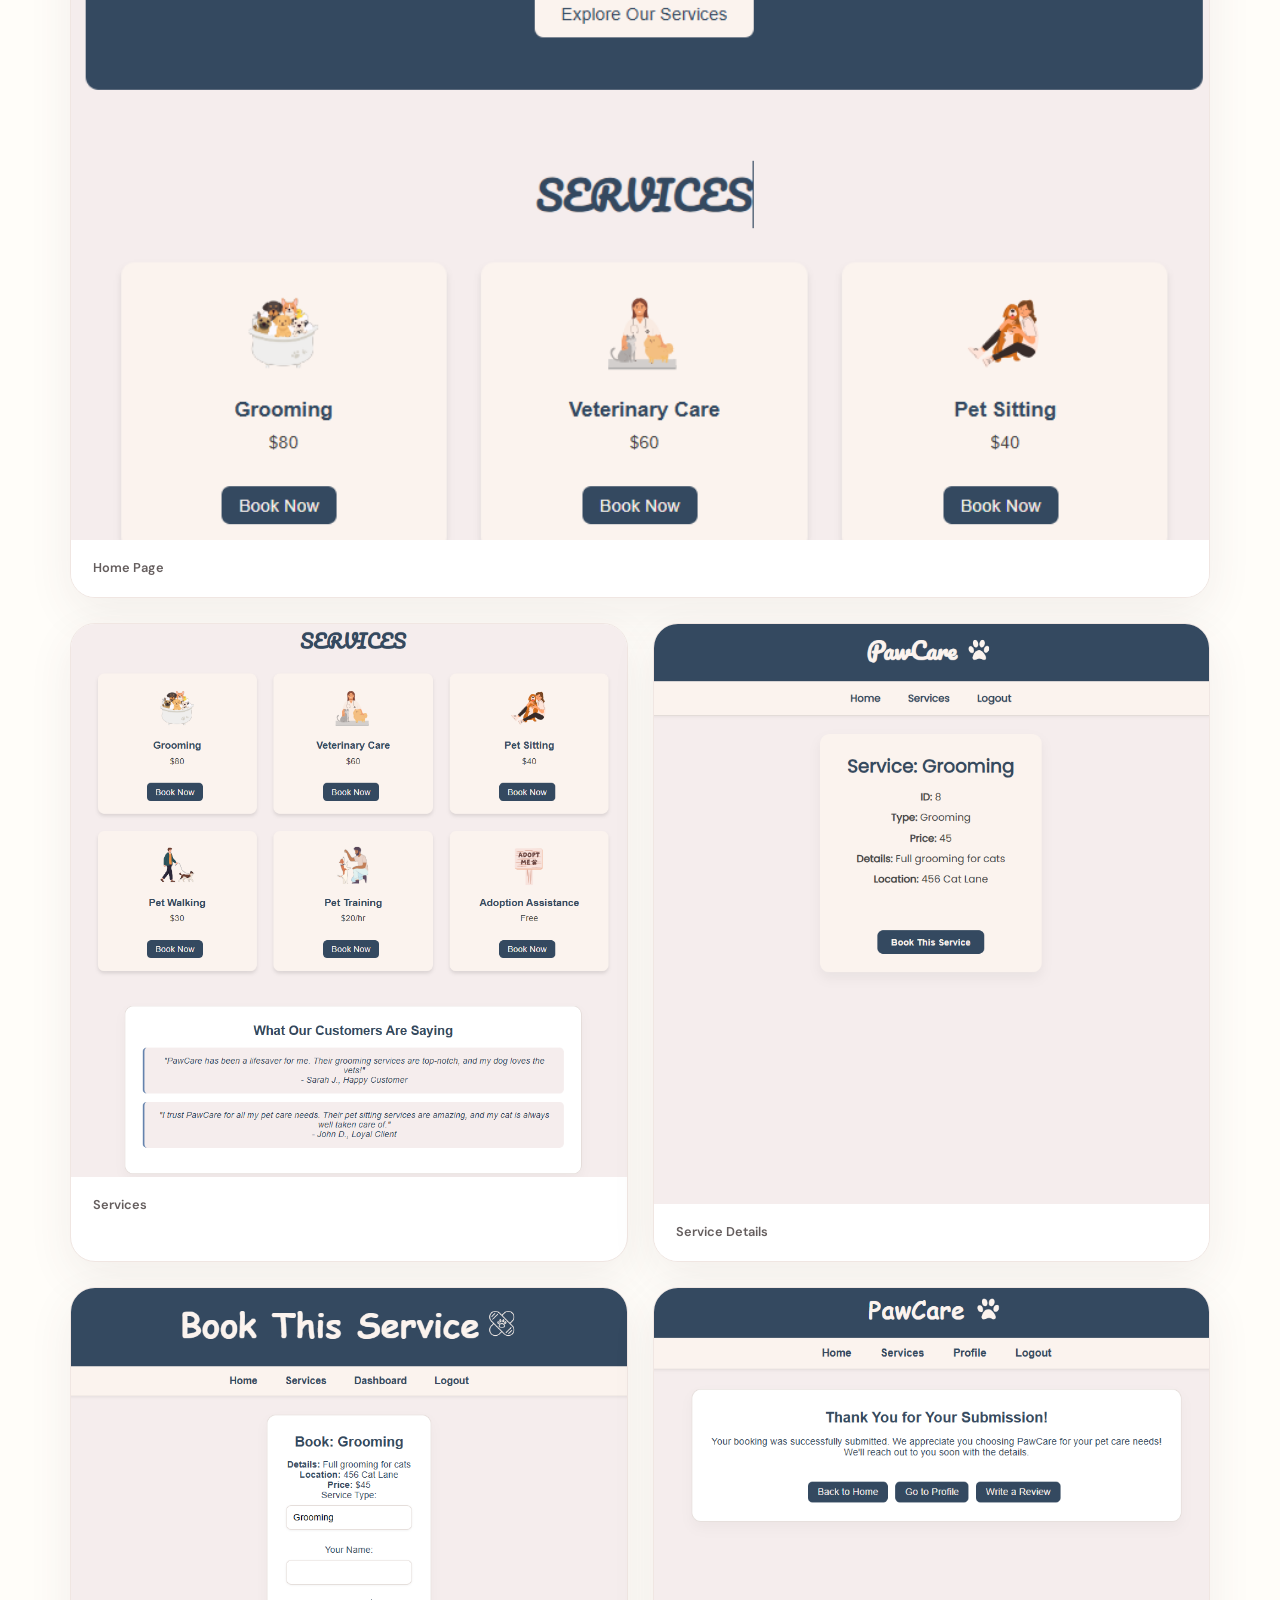
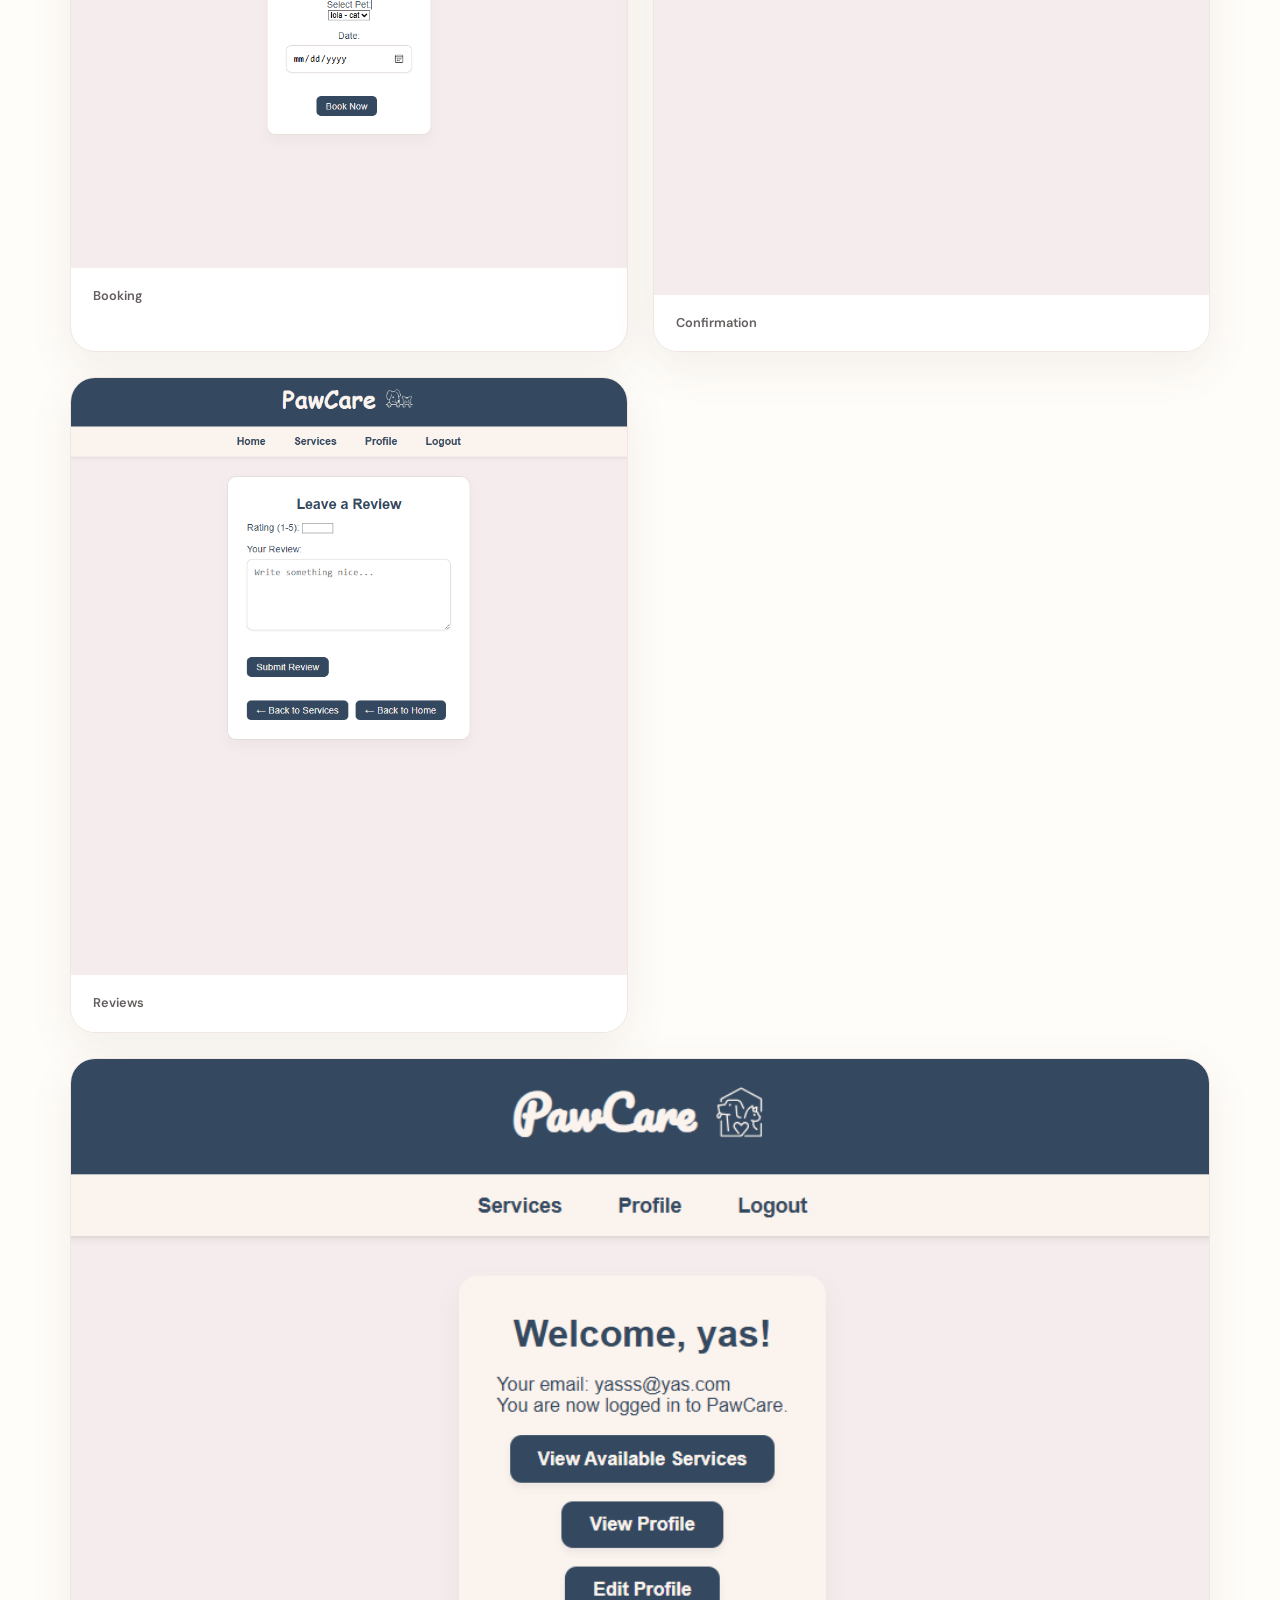
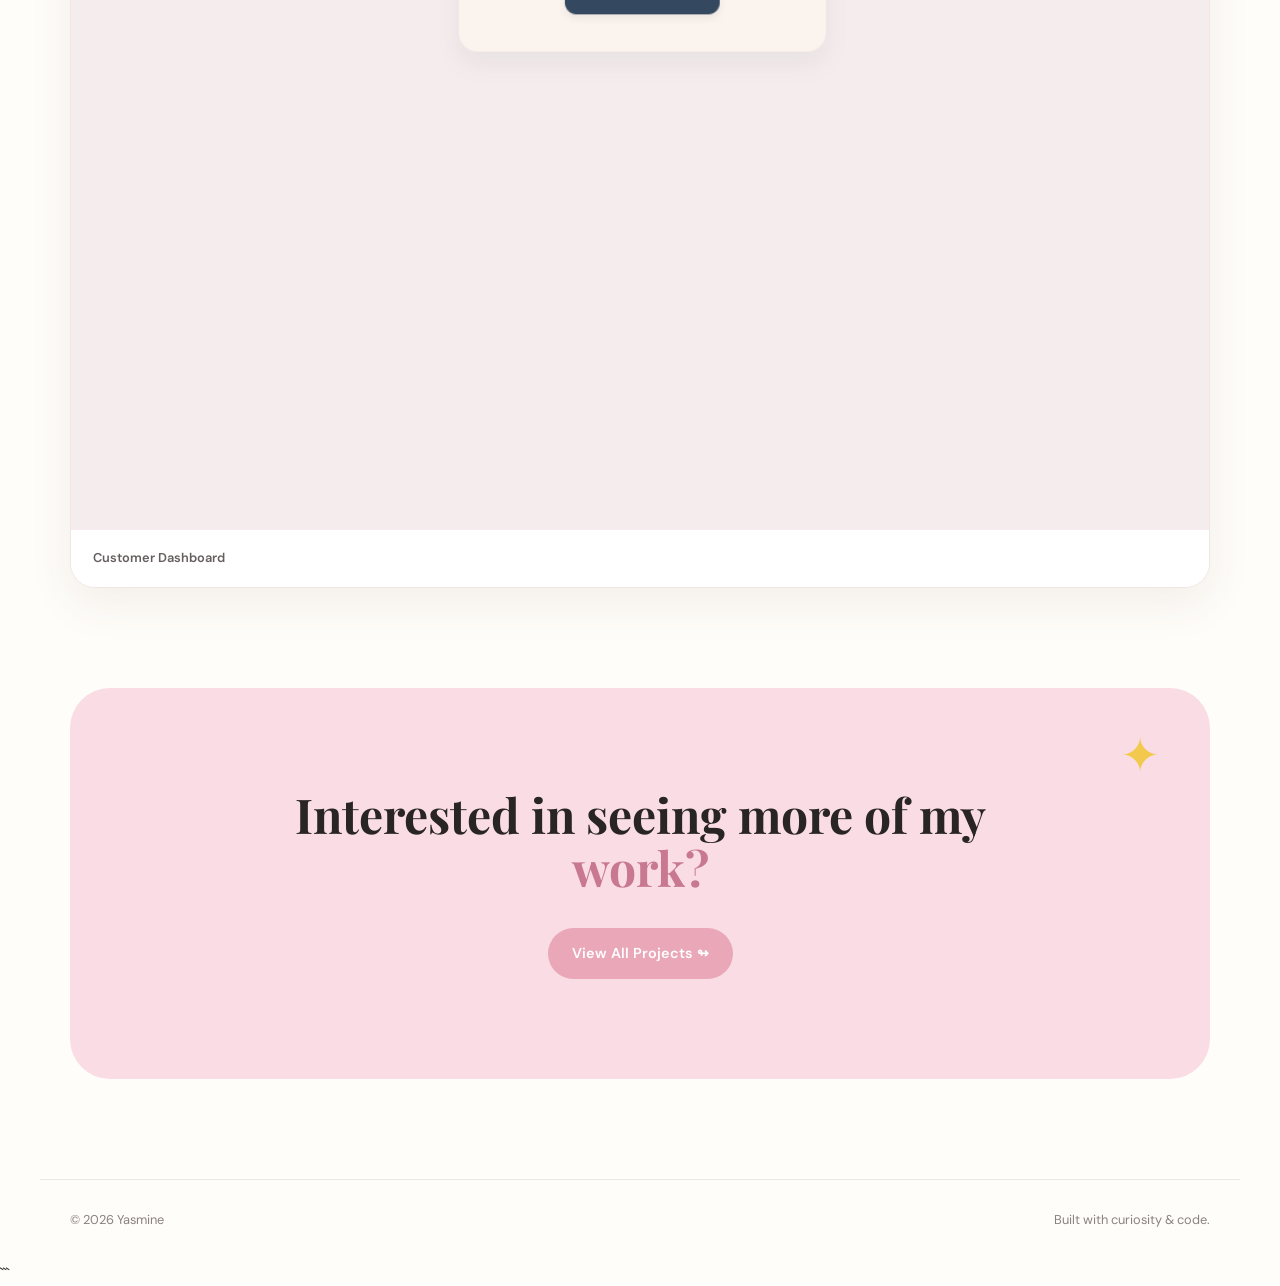
<file: pawcare.html>
<!DOCTYPE html>
<html lang="en">

<head>
    <meta charset="UTF-8">
    <meta name="viewport" content="width=device-width, initial-scale=1.0">

    <title>PawCare | Yasmine</title>

    <link rel="preconnect" href="https://fonts.googleapis.com">
    <link rel="preconnect" href="https://fonts.gstatic.com" crossorigin>

    <link
            href="https://fonts.googleapis.com/css2?family=DM+Sans:wght@400;500;600;700&family=Playfair+Display:wght@500;600;700&display=swap"
            rel="stylesheet"
    >

    <link rel="stylesheet" href="style.css">
</head>

<body>


<!-- ================================
     NAVBAR
================================ -->

<nav class="navbar">

    <a href="index.html" class="logo">
        Yasmine<span>.</span>
    </a>

    <div class="nav-links">
        <a href="index.html">Home</a>
        <a href="about.html">About</a>
        <a href="services.html">What I Do</a>
        <a href="projects.html" class="active">Projects</a>
        <a href="contact.html">Contact</a>
    </div>

    <button class="menu-button">☰</button>

</nav>


<!-- ================================
     PROJECT HERO
================================ -->

<main>

    <section class="project-hero">

        <div class="project-hero-content">

            <div class="eyebrow">
                PROJECT 01 / 05
            </div>

            <h1>
                Paw<span>Care.</span>
            </h1>

            <p class="project-lead">
                A full-stack pet services platform designed to help
                pet owners find, book, and review pet care services.
            </p>

            <div class="project-buttons">

                <a
                        href="https://github.com/bunnlii/pawcare.git"
                        class="button primary"
                        target="_blank"
                        rel="noopener noreferrer"
                >
                    GitHub Repository ↗
                </a>

                <a href="projects.html" class="button secondary">
                    ← All Projects
                </a>

            </div>

        </div>


        <div class="project-hero-card">

            <div class="paw-icon">
                🐾
            </div>

            <p>FULL-STACK WEB APPLICATION</p>

            <h2>
                Making pet care<br>
                easier.
            </h2>

        </div>

    </section>


    <!-- ================================
         PROJECT INFORMATION
    ================================ -->

    <section class="project-info">

        <div class="project-description">

            <div class="eyebrow">
                ABOUT THE PROJECT
            </div>

            <h2>
                Built for pet owners,
                <span>designed with care.</span>
            </h2>

            <p>
                PawCare is a full-stack web application that allows
                pet owners to discover and book services such as
                grooming, veterinary care, and pet sitting.
            </p>

            <p>
                The application includes customer and provider
                dashboards, authentication, booking functionality,
                and a review system.
            </p>

        </div>


        <div class="project-details">

            <div class="detail-item">

                <span>MY ROLE</span>

                <h3>
                    Customer Frontend<br>
                    & Backend
                </h3>

            </div>


            <div class="detail-item">

                <span>TEAM</span>

                <h3>
                    Yasmine<br>
                    Libby · Sajid
                </h3>

            </div>


            <div class="detail-item">

                <span>TECHNOLOGIES</span>

                <div class="project-tags">

                    <span>Java</span>
                    <span>Spring Boot</span>
                    <span>HTML</span>
                    <span>CSS</span>
                    <span>FreeMarker</span>
                    <span>XAMPP</span>

                </div>

            </div>

        </div>

    </section>


    <!-- ================================
         WHAT I WORKED ON
    ================================ -->

    <section class="project-work">

        <div class="work-heading">

            <div class="eyebrow">
                MY CONTRIBUTION
            </div>

            <h2>
                What I <span>worked on.</span>
            </h2>

        </div>


        <div class="work-grid">

            <div class="work-card pink">

                <span>01</span>

                <h3>
                    Customer Experience
                </h3>

                <p>
                    Designed and implemented the customer side
                    of the application, focusing on making it
                    simple for users to find and interact with
                    pet care services.
                </p>

            </div>


            <div class="work-card yellow">

                <span>02</span>

                <h3>
                    Booking Flow
                </h3>

                <p>
                    Worked on the functionality that allows
                    customers to select services and complete
                    the booking process.
                </p>

            </div>


            <div class="work-card purple">

                <span>03</span>

                <h3>
                    Reviews
                </h3>

                <p>
                    Implemented customer review functionality
                    so users can share their experiences with
                    different pet care services.
                </p>

            </div>


            <div class="work-card neutral">

                <span>04</span>

                <h3>
                    Backend Integration
                </h3>

                <p>
                    Connected frontend functionality with the
                    Spring Boot backend and worked with application
                    data and server-side logic.
                </p>

            </div>

        </div>

    </section>


    <!-- ================================
         SCREENSHOTS
    ================================ -->

    <section class="screenshots-section">

        <div class="screenshots-heading">

            <div class="eyebrow">
                PROJECT PREVIEW
            </div>

            <h2>
                See it <span>in action.</span>
            </h2>

            <p>
                A look at some of the pages and functionality
                created for PawCare.
            </p>

        </div>


        <div class="screenshot-grid">

            <div class="screenshot large">

                <img
                        src="images/pawcare-home.png"
                        alt="PawCare home page"
                >

                <div class="screenshot-label">
                    Home Page
                </div>

            </div>


            <div class="screenshot">

                <img
                        src="images/pawcare-services.png"
                        alt="PawCare services page"
                >

                <div class="screenshot-label">
                    Services
                </div>

            </div>


            <div class="screenshot">

                <img
                        src="images/pawcare-detail.png"
                        alt="PawCare service details"
                >

                <div class="screenshot-label">
                    Service Details
                </div>

            </div>


            <div class="screenshot">

                <img
                        src="images/pawcare-book.png"
                        alt="PawCare booking page"
                >

                <div class="screenshot-label">
                    Booking
                </div>

            </div>


            <div class="screenshot">

                <img
                        src="images/pawcare-confirm.png"
                        alt="PawCare booking confirmation"
                >

                <div class="screenshot-label">
                    Confirmation
                </div>

            </div>


            <div class="screenshot">

                <img
                        src="images/pawcare-review.png"
                        alt="PawCare review page"
                >

                <div class="screenshot-label">
                    Reviews
                </div>

            </div>


            <div class="screenshot large">

                <img
                        src="images/pawcare-dashboard.png"
                        alt="PawCare customer dashboard"
                >

                <div class="screenshot-label">
                    Customer Dashboard
                </div>

            </div>

        </div>

    </section>


    <!-- ================================
         CTA
    ================================ -->

    <section class="cta">

        <div class="cta-decoration">
            ✦
        </div>

        <h2>
            Interested in seeing more of my
            <span>work?</span>
        </h2>

        <a href="projects.html" class="button primary">
            View All Projects ↬
        </a>

    </section>

</main>


<!-- ================================
     FOOTER
================================ -->

<footer>

    <span>© 2026 Yasmine</span>

    <span>Built with curiosity & code.</span>

</footer>


</body>
</html>
```
</file>
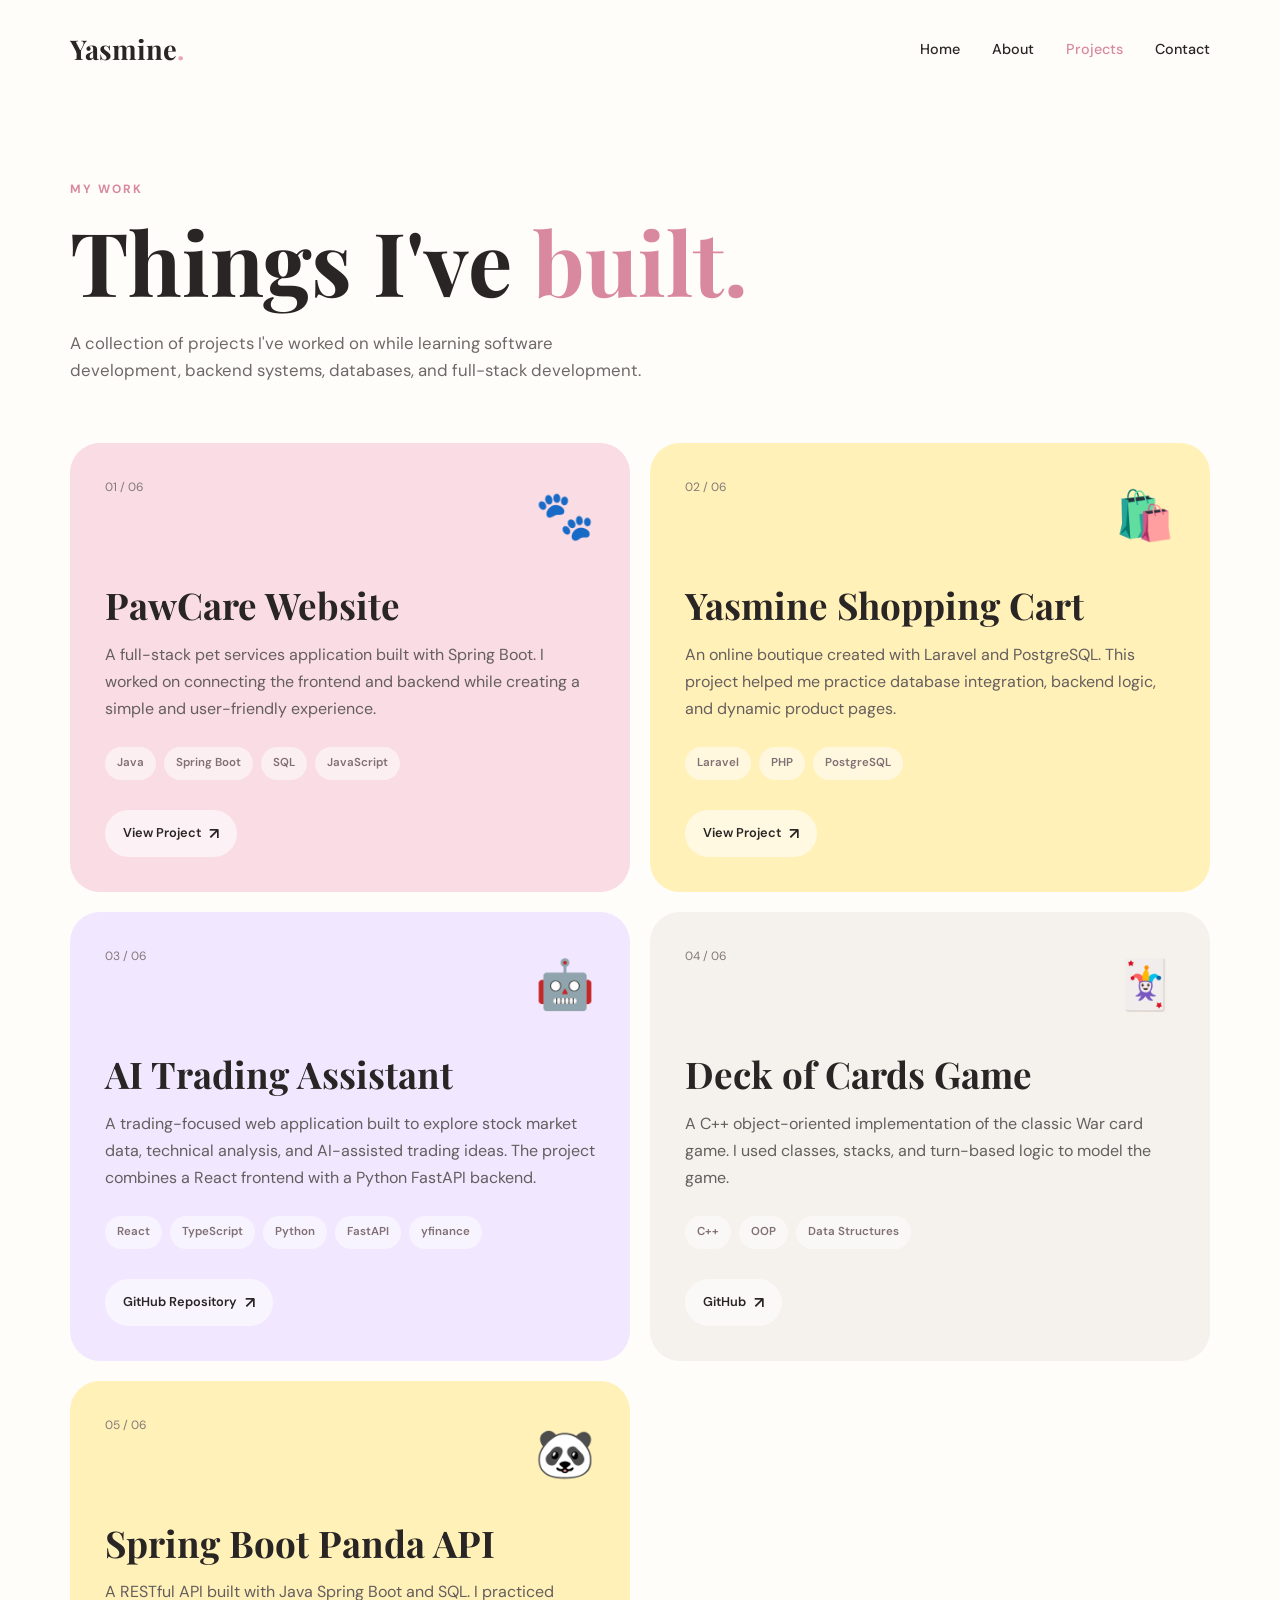
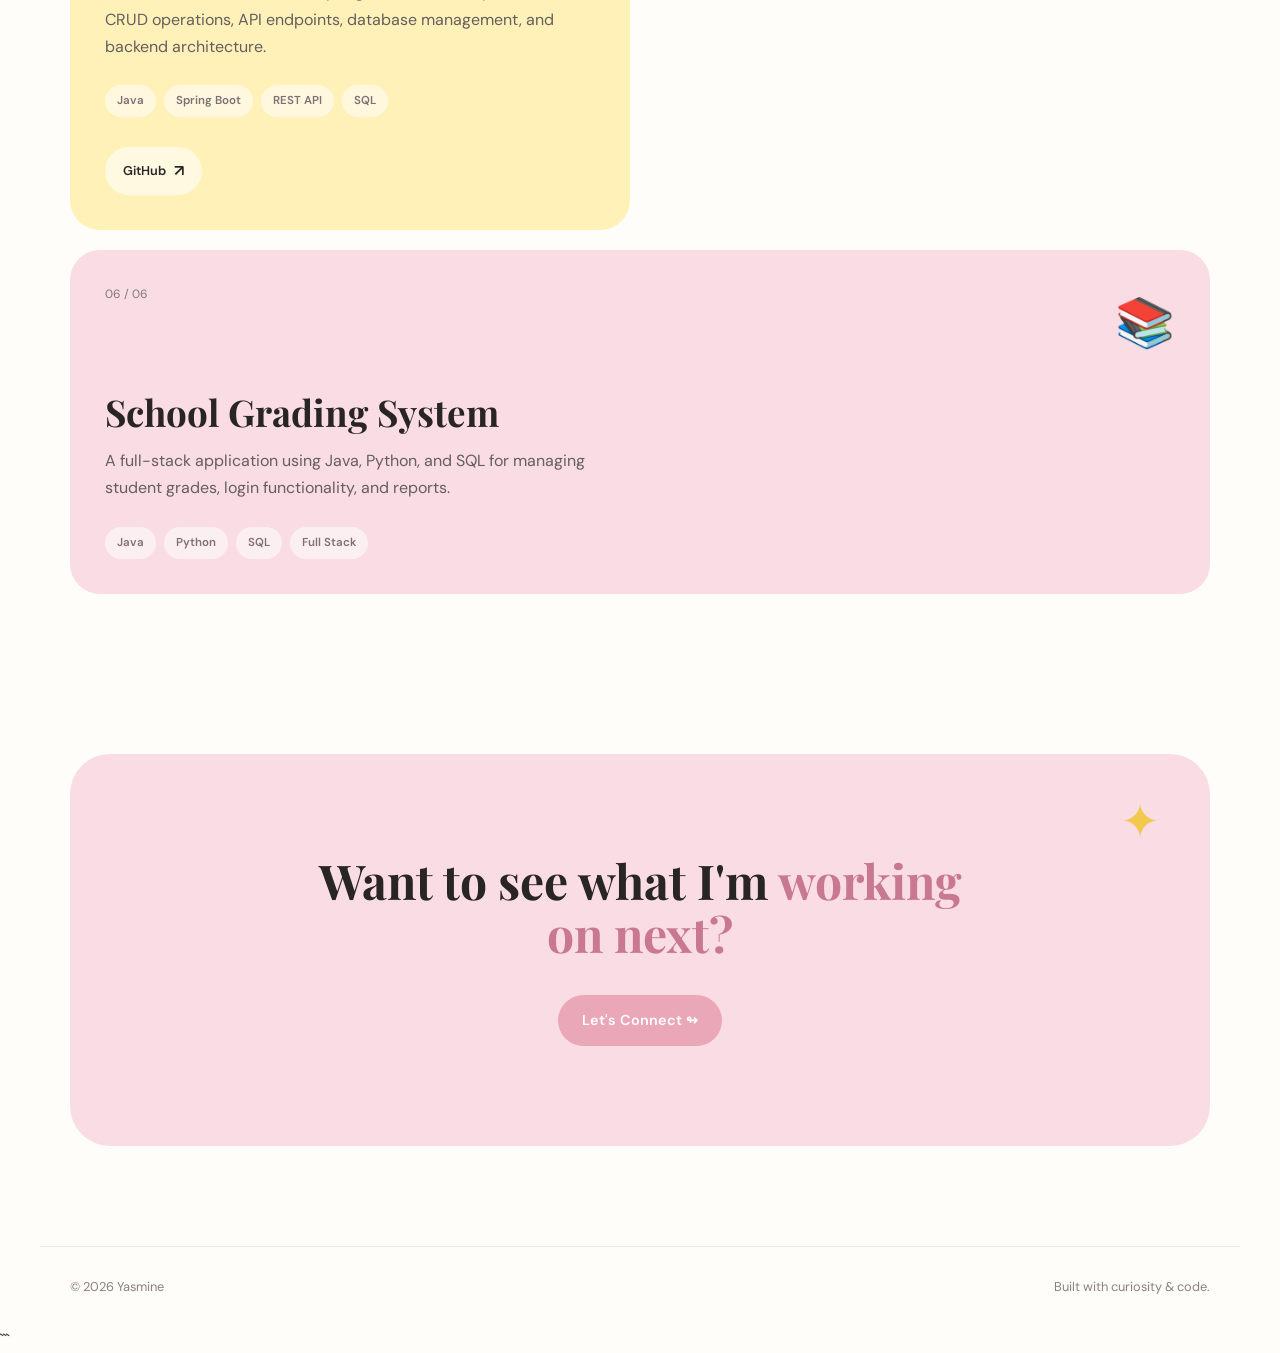
<file: projects.html>
<!DOCTYPE html>
<html lang="en">
<head>
  <meta charset="UTF-8">
  <meta name="viewport" content="width=device-width, initial-scale=1.0">

  <title>Projects | Yasmine</title>

  <link rel="preconnect" href="https://fonts.googleapis.com">
  <link rel="preconnect" href="https://fonts.gstatic.com" crossorigin>

  <link
          href="https://fonts.googleapis.com/css2?family=DM+Sans:wght@400;500;600;700&family=Playfair+Display:wght@500;600;700&display=swap"
          rel="stylesheet"
  >

  <link rel="stylesheet" href="style.css">
</head>

<body>

<!-- NAVBAR -->

<nav class="navbar">

  <a href="index.html" class="logo">
    Yasmine<span>.</span>
  </a>

  <div class="nav-links">
    <a href="index.html">Home</a>
    <a href="about.html">About</a>
    <a href="projects.html" class="active">Projects</a>
    <a href="contact.html">Contact</a>
  </div>

  <button class="menu-button">☰</button>

</nav>


<!-- PROJECTS -->

<main>

  <section class="projects-page">

    <div class="projects-intro">

      <div class="eyebrow">
        MY WORK
      </div>

      <h1>
        Things I've <span>built.</span>
      </h1>

      <p>
        A collection of projects I've worked on while learning
        software development, backend systems, databases, and
        full-stack development.
      </p>

    </div>


    <!-- PROJECT GRID -->

    <div class="project-grid">


      <!-- PROJECT 01 -->

      <article class="project-card pink">

        <div class="project-top">
          <span>01 / 06</span>
          <span class="project-icon">🐾</span>
        </div>

        <div class="project-content">

          <h2>PawCare Website</h2>

          <p>
            A full-stack pet services application built with
            Spring Boot. I worked on connecting the frontend
            and backend while creating a simple and user-friendly
            experience.
          </p>

          <div class="project-tags">
            <span>Java</span>
            <span>Spring Boot</span>
            <span>SQL</span>
            <span>JavaScript</span>
          </div>

        </div>

        <a href="pawcare.html" class="project-link">
          View Project <span>↗</span>
        </a>

      </article>


      <!-- PROJECT 02 -->

      <article class="project-card yellow">

        <div class="project-top">
          <span>02 / 06</span>
          <span class="project-icon">🛍️</span>
        </div>

        <div class="project-content">

          <h2>Yasmine Shopping Cart</h2>

          <p>
            An online boutique created with Laravel and
            PostgreSQL. This project helped me practice
            database integration, backend logic, and dynamic
            product pages.
          </p>

          <div class="project-tags">
            <span>Laravel</span>
            <span>PHP</span>
            <span>PostgreSQL</span>
          </div>

        </div>

        <a href="shoppingcart.html" class="project-link">
          View Project <span>↗</span>
        </a>

      </article>


      <!-- PROJECT 03 -->

      <article class="project-card purple">

        <div class="project-top">
          <span>03 / 06</span>
          <span class="project-icon">🤖</span>
        </div>

        <div class="project-content">

          <h2>AI Trading Assistant</h2>

          <p>
            A trading-focused web application built to explore stock
            market data, technical analysis, and AI-assisted trading
            ideas. The project combines a React frontend with a
            Python FastAPI backend.
          </p>

          <div class="project-tags">
            <span>React</span>
            <span>TypeScript</span>
            <span>Python</span>
            <span>FastAPI</span>
            <span>yfinance</span>
          </div>

        </div>

        <a
                href="https://github.com/yasmineemya/aiBot"
                class="project-link"
                target="_blank"
                rel="noopener noreferrer"
        >
          GitHub Repository <span>↗</span>
        </a>

      </article>

      <!-- PROJECT 03 -->

      <article class="project-card neutral">
        <div class="project-top">
          <span>04 / 06</span>
          <span class="project-icon">🃏</span>
        </div>

        <div class="project-content">

          <h2>Deck of Cards Game</h2>

          <p>
            A C++ object-oriented implementation of the
            classic War card game. I used classes, stacks,
            and turn-based logic to model the game.
          </p>

          <div class="project-tags">
            <span>C++</span>
            <span>OOP</span>
            <span>Data Structures</span>
          </div>

        </div>

        <a
                href="https://github.com/yasmineemya/Card.git"
                class="project-link"
                target="_blank"
                rel="noopener noreferrer"
        >
          GitHub <span>↗</span>
        </a>

      </article>


      <!-- PROJECT 04 -->

      <article class="project-card yellow">

        <div class="project-top">
          <span>05 / 06</span>
          <span class="project-icon">🐼</span>
        </div>

        <div class="project-content">

          <h2>Spring Boot Panda API</h2>

          <p>
            A RESTful API built with Java Spring Boot and
            SQL. I practiced CRUD operations, API endpoints,
            database management, and backend architecture.
          </p>

          <div class="project-tags">
            <span>Java</span>
            <span>Spring Boot</span>
            <span>REST API</span>
            <span>SQL</span>
          </div>

        </div>

        <a
                href="https://github.com/yasmineemya/animal-api.git"
                class="project-link"
                target="_blank"
                rel="noopener noreferrer"
        >
          GitHub <span>↗</span>
        </a>

      </article>


      <!-- PROJECT 05 -->

      <article class="project-card pink project-wide">

        <div class="project-top">
          <span>06 / 06</span>
          <span class="project-icon">📚</span>
        </div>

        <div class="project-content">

          <h2>School Grading System</h2>

          <p>
            A full-stack application using Java, Python,
            and SQL for managing student grades, login
            functionality, and reports.
          </p>

          <div class="project-tags">
            <span>Java</span>
            <span>Python</span>
            <span>SQL</span>
            <span>Full Stack</span>
          </div>

        </div>

      </article>

    </div>

  </section>


  <!-- CTA -->

  <section class="cta">

    <div class="cta-decoration">
      ✦
    </div>

    <h2>
      Want to see what I'm <span>working on next?</span>
    </h2>

    <a href="contact.html" class="button primary">
      Let's Connect ↬
    </a>

  </section>

</main>


<footer>

  <span>© 2026 Yasmine</span>

  <span>Built with curiosity & code.</span>

</footer>

</body>
</html>
```
</file>
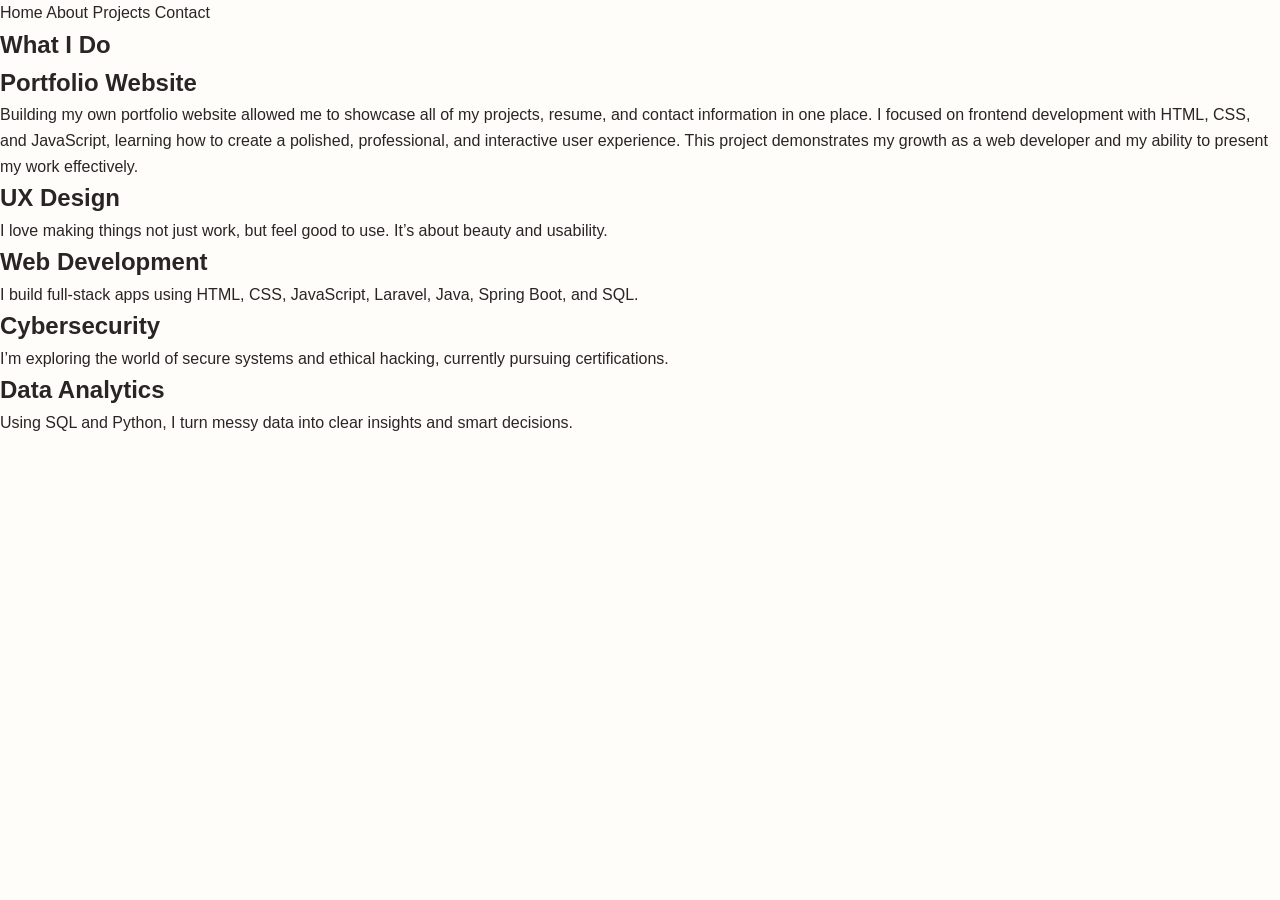
<file: services.html>
<!DOCTYPE html>
<html lang="en">
<head>
  <meta charset="UTF-8" />
  <meta name="viewport" content="width=device-width, initial-scale=1.0"/>
  <title>What I Do</title>
  <link rel="stylesheet" href="style.css" />
</head>
<body>
  <nav>
    <a href="index.html">Home</a>
    <a href="about.html">About</a>
    <a href="projects.html">Projects</a>
    <a href="contact.html">Contact</a>
  </nav>
  <section>
    <h1>What I Do</h1>
    <div class="card"><h2>Portfolio Website</h2><p>Building my own portfolio website allowed me to showcase all of my projects, resume, and contact information in one place. I focused on frontend development with HTML, CSS, and JavaScript, learning how to create a polished, professional, and interactive user experience. This project demonstrates my growth as a web developer and my ability to present my work effectively.</p></div>
    <div class="card"><h2>UX Design</h2><p>I love making things not just work, but feel good to use. It’s about beauty and usability.</p></div>
    <div class="card"><h2>Web Development</h2><p>I build full-stack apps using HTML, CSS, JavaScript, Laravel, Java, Spring Boot, and SQL.</p></div>
    <div class="card"><h2>Cybersecurity</h2><p>I’m exploring the world of secure systems and ethical hacking, currently pursuing certifications.</p></div>
    <div class="card"><h2>Data Analytics</h2><p>Using SQL and Python, I turn messy data into clear insights and smart decisions.</p></div>
  </section>



</body>
</html>
</file>
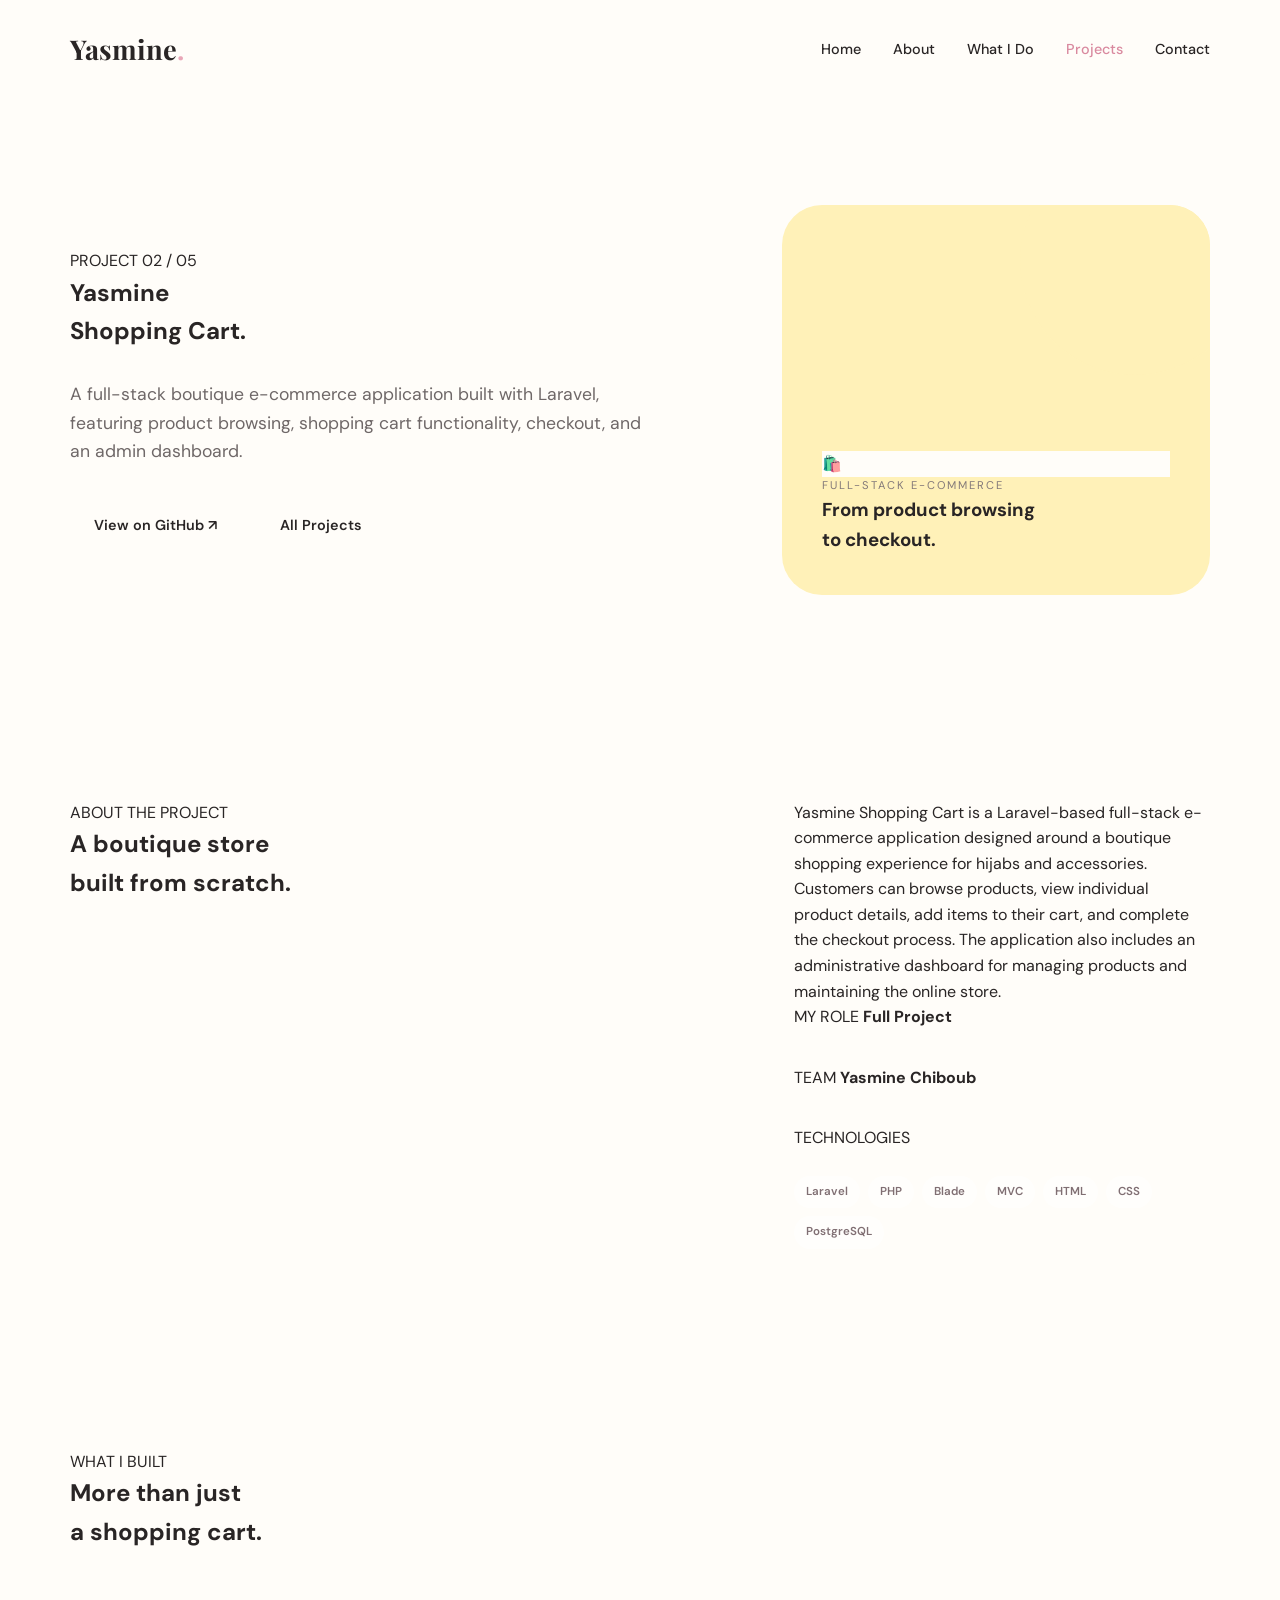
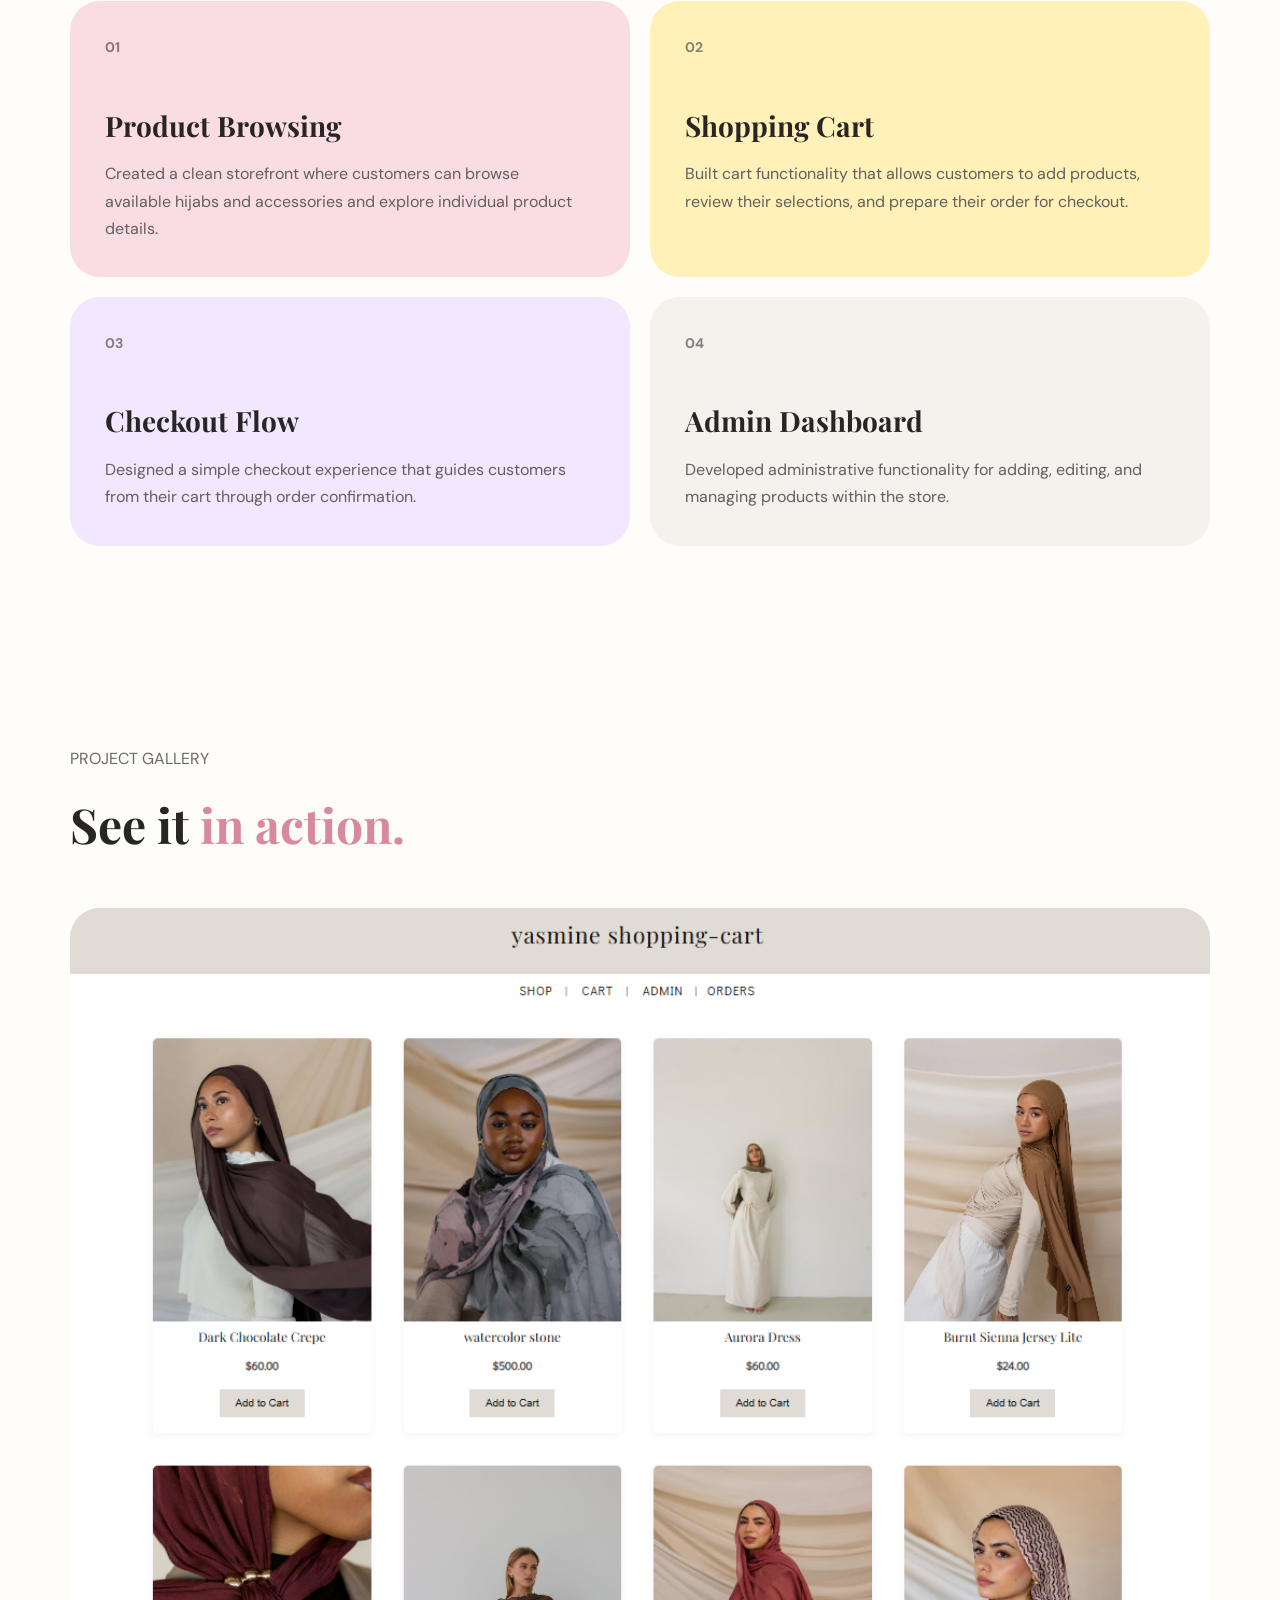
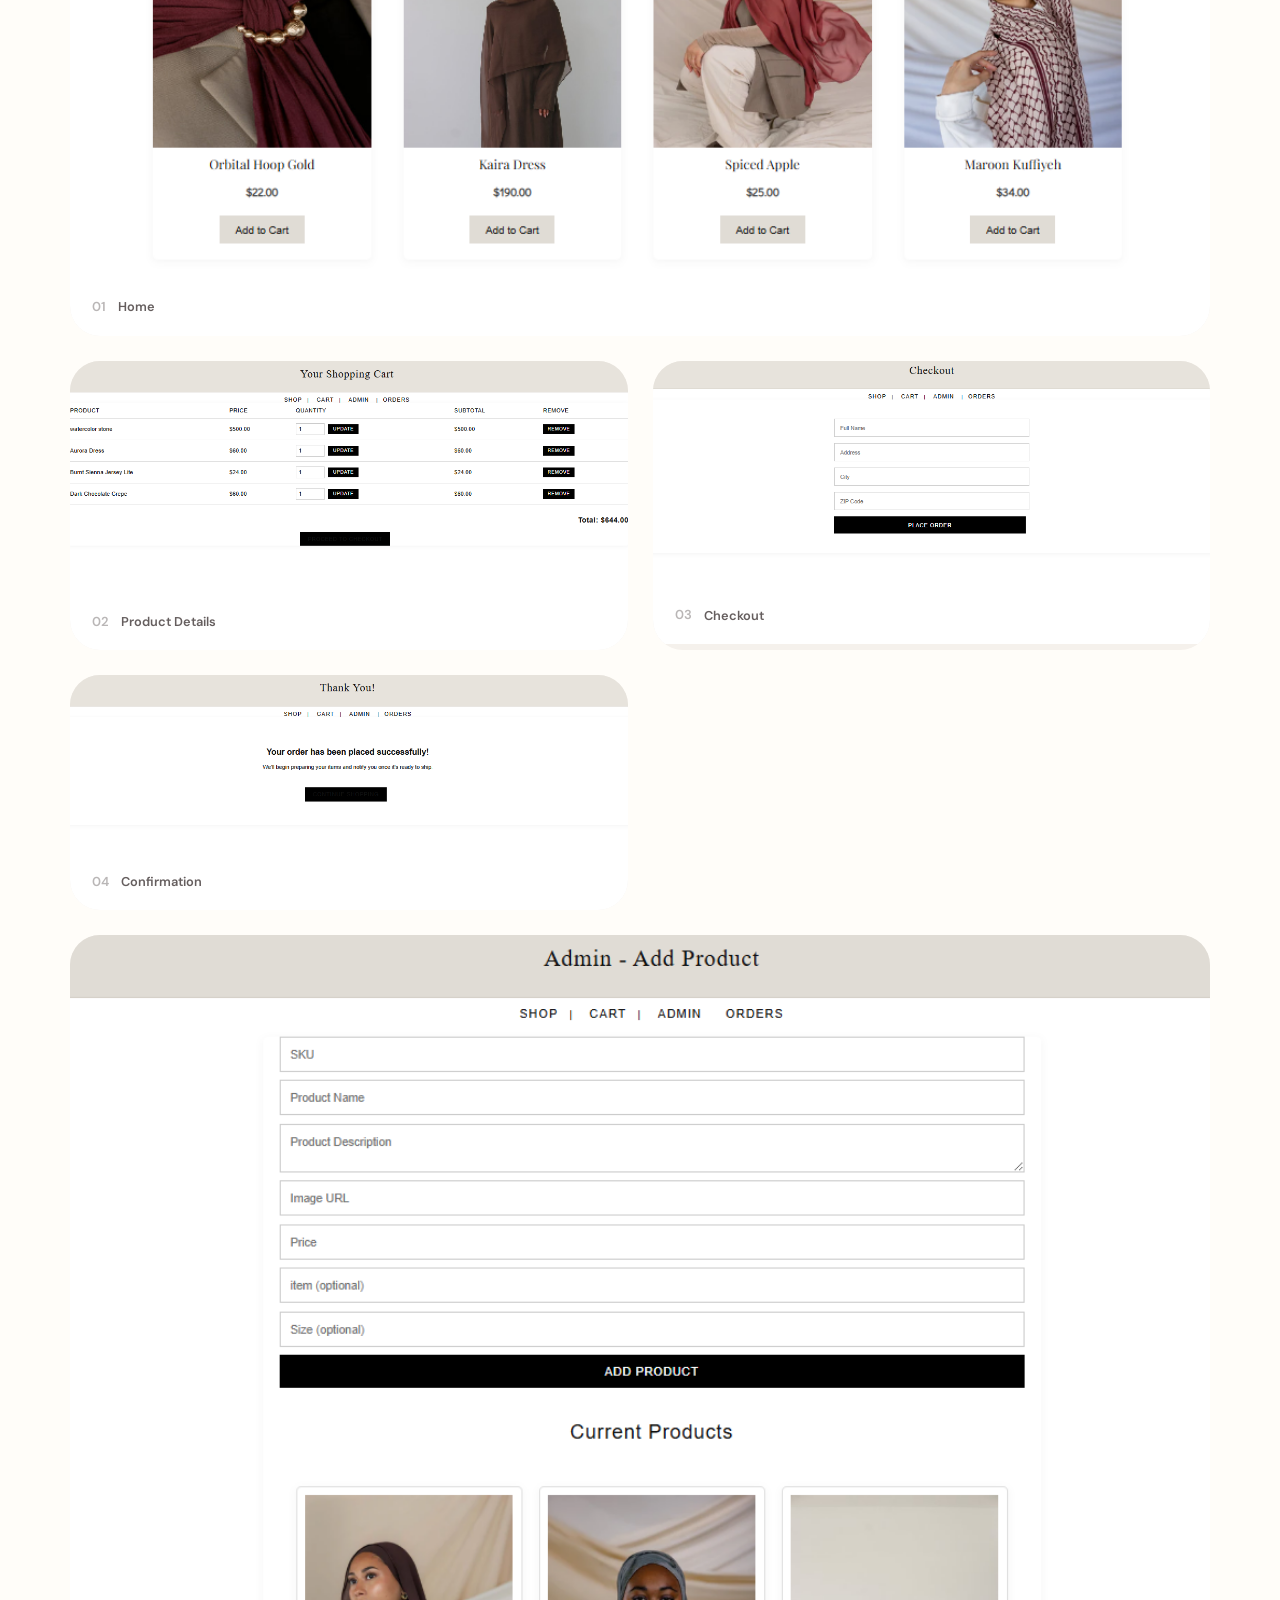
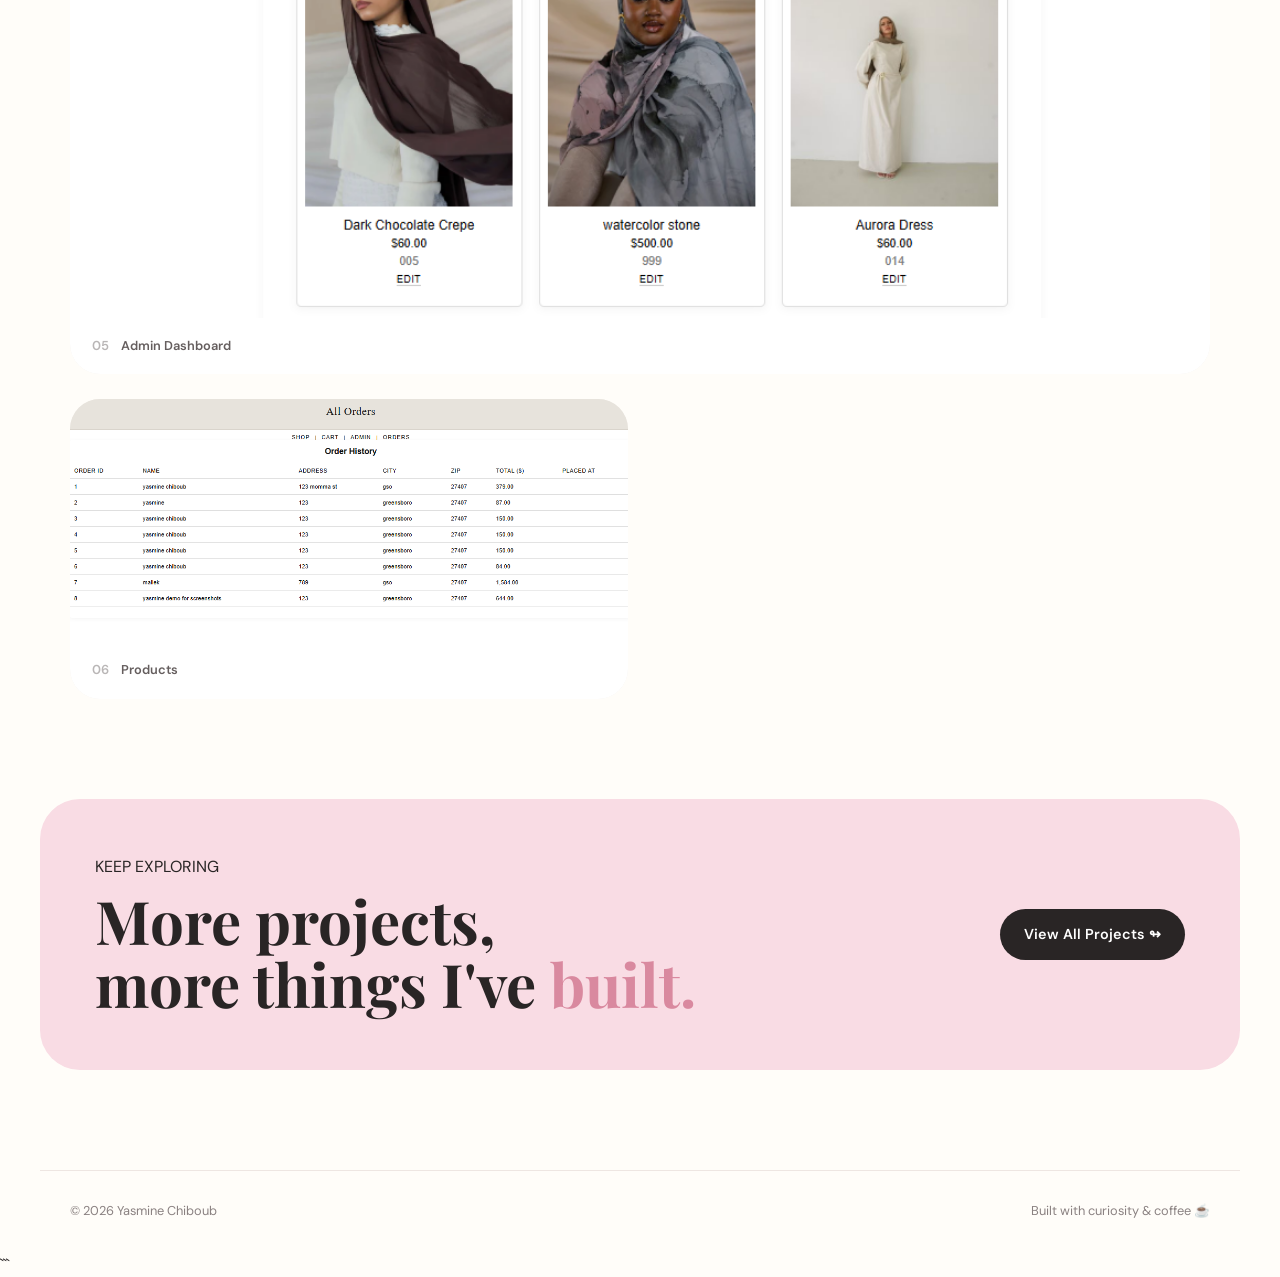
<file: shoppingcart.html>
<!DOCTYPE html>
<html lang="en">
<head>
  <meta charset="UTF-8">
  <meta name="viewport" content="width=device-width, initial-scale=1.0">

  <title>Yasmine Shopping Cart</title>

  <link rel="stylesheet" href="style.css">

  <link rel="preconnect" href="https://fonts.googleapis.com">
  <link rel="preconnect" href="https://fonts.gstatic.com" crossorigin>
  <link href="https://fonts.googleapis.com/css2?family=DM+Sans:wght@400;500;600;700&family=Playfair+Display:wght@500;600;700&display=swap" rel="stylesheet">
</head>

<body>

<!-- NAVBAR -->
<nav class="navbar">
  <a href="index.html" class="logo">Yasmine<span>.</span></a>

  <div class="nav-links">
    <a href="index.html">Home</a>
    <a href="about.html">About</a>
    <a href="index.html#services">What I Do</a>
    <a href="projects.html" class="active">Projects</a>
    <a href="index.html#contact">Contact</a>
  </div>
</nav>


<!-- PROJECT HERO -->
<main>

  <section class="project-hero">

    <div class="project-hero-text">

      <p class="project-eyebrow">PROJECT 02 / 05</p>

      <h1>
        Yasmine<br>
        Shopping <span>Cart.</span>
      </h1>

      <p class="project-lead">
        A full-stack boutique e-commerce application built with Laravel,
        featuring product browsing, shopping cart functionality, checkout,
        and an admin dashboard.
      </p>

      <div class="project-buttons">
        <a
                href="https://github.com/yasmineemya/shopping-cart.git"
                class="button"
                target="_blank"
        >
          View on GitHub ↗
        </a>

        <a href="projects.html" class="button button-light">
          All Projects
        </a>
      </div>

    </div>


    <div class="project-hero-card project-yellow">

      <div class="project-hero-icon">🛍️</div>

      <p>FULL-STACK E-COMMERCE</p>

      <h3>
        From product browsing<br>
        to checkout.
      </h3>

    </div>

  </section>



  <!-- ABOUT PROJECT -->
  <section class="project-info">

    <div class="project-info-heading">

      <p class="section-eyebrow">ABOUT THE PROJECT</p>

      <h2>
        A boutique store<br>
        built from <span>scratch.</span>
      </h2>

    </div>


    <div class="project-info-content">

      <p>
        Yasmine Shopping Cart is a Laravel-based full-stack e-commerce
        application designed around a boutique shopping experience for
        hijabs and accessories.
      </p>

      <p>
        Customers can browse products, view individual product details,
        add items to their cart, and complete the checkout process.
        The application also includes an administrative dashboard for
        managing products and maintaining the online store.
      </p>


      <div class="project-details">

        <div>
          <span>MY ROLE</span>
          <strong>Full Project</strong>
        </div>

        <div>
          <span>TEAM</span>
          <strong>Yasmine Chiboub</strong>
        </div>

        <div>
          <span>TECHNOLOGIES</span>

          <div class="project-tags">
            <span>Laravel</span>
            <span>PHP</span>
            <span>Blade</span>
            <span>MVC</span>
            <span>HTML</span>
            <span>CSS</span>
            <span>PostgreSQL</span>
          </div>

        </div>

      </div>

    </div>

  </section>



  <!-- WHAT I BUILT -->
  <section class="project-work">

    <div class="project-work-heading">

      <p class="section-eyebrow">WHAT I BUILT</p>

      <h2>
        More than just<br>
        a shopping <span>cart.</span>
      </h2>

    </div>


    <div class="work-grid">

      <div class="work-card work-pink">

        <div class="work-number">01</div>

        <h3>Product Browsing</h3>

        <p>
          Created a clean storefront where customers can browse
          available hijabs and accessories and explore individual
          product details.
        </p>

      </div>


      <div class="work-card work-yellow">

        <div class="work-number">02</div>

        <h3>Shopping Cart</h3>

        <p>
          Built cart functionality that allows customers to add
          products, review their selections, and prepare their order
          for checkout.
        </p>

      </div>


      <div class="work-card work-purple">

        <div class="work-number">03</div>

        <h3>Checkout Flow</h3>

        <p>
          Designed a simple checkout experience that guides customers
          from their cart through order confirmation.
        </p>

      </div>


      <div class="work-card work-neutral">

        <div class="work-number">04</div>

        <h3>Admin Dashboard</h3>

        <p>
          Developed administrative functionality for adding, editing,
          and managing products within the store.
        </p>

      </div>

    </div>

  </section>



  <!-- SCREENSHOTS -->
  <section class="screenshots-section">

    <div class="screenshots-heading">

      <p class="section-eyebrow">PROJECT GALLERY</p>

      <h2>
        See it <span>in action.</span>
      </h2>

    </div>


    <div class="screenshot-grid">

      <div class="screenshot-item large">

        <img
                src="images/cart-home.png"
                alt="Yasmine Shopping Cart home page"
        >

        <div class="screenshot-label">
          <span>01</span>
          Home
        </div>

      </div>


      <div class="screenshot-item">

        <img
                src="images/cart-detail.png"
                alt="Product details page"
        >

        <div class="screenshot-label">
          <span>02</span>
          Product Details
        </div>

      </div>


      <div class="screenshot-item">

        <img
                src="images/cart-checkout.png"
                alt="Checkout page"
        >

        <div class="screenshot-label">
          <span>03</span>
          Checkout
        </div>

      </div>


      <div class="screenshot-item">

        <img
                src="images/cart-confrim.png"
                alt="Order confirmation page"
        >

        <div class="screenshot-label">
          <span>04</span>
          Confirmation
        </div>

      </div>


      <div class="screenshot-item large">

        <img
                src="images/cart-admin.png"
                alt="Admin dashboard"
        >

        <div class="screenshot-label">
          <span>05</span>
          Admin Dashboard
        </div>

      </div>


      <div class="screenshot-item">

        <img
                src="images/cart-products.png"
                alt="Products page"
        >

        <div class="screenshot-label">
          <span>06</span>
          Products
        </div>

      </div>

    </div>

  </section>



  <!-- CTA -->
  <section class="project-cta">

    <div>

      <p class="section-eyebrow">KEEP EXPLORING</p>

      <h2>
        More projects,<br>
        more things I've <span>built.</span>
      </h2>

    </div>

    <a href="projects.html" class="button button-dark">
      View All Projects ↬
    </a>

  </section>

</main>



<!-- FOOTER -->
<footer>

  <p>© 2026 Yasmine Chiboub</p>

  <p>Built with curiosity &amp; coffee ☕</p>

</footer>

</body>
</html>
```
</file>
<file: style.css>
/* ================================
     GLOBAL
  ================================ */

* {
  margin: 0;
  padding: 0;
  box-sizing: border-box;
}

html {
  scroll-behavior: smooth;
}

body {
  font-family: "DM Sans", sans-serif;
  background: #fffdf9;
  color: #292525;
  line-height: 1.6;
}

a {
  text-decoration: none;
  color: inherit;
}

button {
  font-family: inherit;
}


/* ================================
   NAVBAR
================================ */

.navbar {
  width: 100%;
  max-width: 1200px;
  margin: auto;
  padding: 28px 30px;

  display: flex;
  align-items: center;
  justify-content: space-between;
}

.logo {
  font-family: "Playfair Display", serif;
  font-size: 1.7rem;
  font-weight: 700;
}

.logo span {
  color: #e9a7b8;
}

.nav-links {
  display: flex;
  gap: 32px;
}

.nav-links a {
  font-size: 0.9rem;
  font-weight: 500;
  transition: 0.3s ease;
}

.nav-links a:hover,
.nav-links a.active {
  color: #d9899f;
}

.menu-button {
  display: none;
  border: none;
  background: none;
  font-size: 1.5rem;
  cursor: pointer;
}


/* ================================
   HERO
================================ */

.hero {
  position: relative;
  max-width: 1200px;
  margin: auto;
  min-height: 680px;

  padding: 100px 30px;

  display: grid;
  grid-template-columns: 1.3fr 0.7fr;
  align-items: center;

  overflow: hidden;
}

.hero-text {
  position: relative;
  z-index: 2;
}

.eyebrow {
  color: #d9899f;
  font-size: 0.75rem;
  font-weight: 700;
  letter-spacing: 2px;
  margin-bottom: 18px;
}

.hero h1 {
  font-family: "Playfair Display", serif;
  font-size: clamp(3rem, 6vw, 5.8rem);
  line-height: 1.05;
  max-width: 800px;
}

.hero h1 span {
  color: #d9899f;
  position: relative;
}

.hero-description {
  max-width: 550px;
  margin-top: 28px;

  color: #6f6868;
  font-size: 1.05rem;
}

.hero-buttons {
  display: flex;
  gap: 15px;
  margin-top: 35px;
}

.button {
  display: inline-block;

  padding: 14px 24px;
  border-radius: 50px;

  font-size: 0.9rem;
  font-weight: 600;

  transition: 0.3s ease;
}

.button.primary {
  background: #e9a7b8;
  color: white;
}

.button.primary:hover {
  transform: translateY(-4px);
  box-shadow: 0 12px 25px rgba(220, 145, 165, 0.25);
}

.button.secondary {
  border: 1px solid #ddd4d1;
}

.button.secondary:hover {
  background: #fff3c9;
}

.social-links {
  display: flex;
  gap: 15px;
  margin-top: 28px;

  color: #777070;
  font-size: 0.85rem;
}

.social-links a:hover {
  color: #d9899f;
}


/* ================================
   HERO CARD
================================ */

.hero-card {
  position: relative;
  z-index: 2;
}

.profile-card {
  padding: 40px;

  background: white;
  border: 1px solid #f0e6e2;

  border-radius: 30px;

  box-shadow: 0 20px 60px rgba(90, 70, 70, 0.08);

  transform: rotate(2deg);

  transition: 0.4s ease;
}

.profile-card:hover {
  transform: rotate(0deg) translateY(-8px);
}

.profile-top {
  display: flex;
  align-items: center;
  gap: 8px;

  color: #8b8282;
  font-size: 0.8rem;
}

.status-dot {
  width: 9px;
  height: 9px;

  background: #a9d8ad;
  border-radius: 50%;
}

.profile-icon {
  margin-top: 40px;

  width: 80px;
  height: 80px;

  display: flex;
  align-items: center;
  justify-content: center;

  background: #fff3c9;
  border-radius: 25px;

  font-size: 2.5rem;
}

.profile-card h2 {
  font-family: "Playfair Display", serif;
  font-size: 1.8rem;
  margin-top: 25px;
}

.profile-card p {
  color: #777070;
  margin-top: 10px;
}

.mini-tags {
  display: flex;
  flex-wrap: wrap;
  gap: 8px;

  margin-top: 25px;
}

.mini-tags span {
  padding: 7px 12px;

  background: #fff5f7;
  color: #b87589;

  border-radius: 20px;
  font-size: 0.75rem;
}


/* ================================
   DECORATIONS
================================ */

.hero-decoration {
  position: absolute;
  border-radius: 50%;
  z-index: 0;
}

.pink-circle {
  width: 250px;
  height: 250px;

  background: #fbe0e7;

  top: 40px;
  right: 150px;

  filter: blur(2px);
}

.yellow-circle {
  width: 160px;
  height: 160px;

  background: #fff1b8;

  bottom: 50px;
  right: 20px;
}


/* ================================
   BENTO
================================ */

.bento-section {
  max-width: 1200px;
  margin: auto;
  padding: 100px 30px;
}

.section-heading h2,
.learning-section h2,
.cta h2 {
  font-family: "Playfair Display", serif;
  font-size: 3rem;
  line-height: 1.1;
}

.bento-grid {
  display: grid;

  grid-template-columns: 1fr 1fr;
  gap: 20px;

  margin-top: 50px;
}

.bento-card {
  position: relative;

  min-height: 280px;
  padding: 35px;

  border-radius: 30px;

  overflow: hidden;

  transition: 0.4s ease;
}

.bento-card:hover {
  transform: translateY(-7px);
}

.about-card {
  background: #f9dce4;
}

.projects-card {
  background: #f1e7ff;
}

.yellow-card {
  background: #fff1b8;
}

.quote-card {
  background: #f5f1ec;
}

.card-number {
  font-size: 0.75rem;
  color: #837979;
}

.bento-card h3 {
  font-family: "Playfair Display", serif;
  font-size: 2rem;
  margin-top: 45px;
}

.bento-card p {
  max-width: 400px;
  margin-top: 12px;
  color: #655e5e;
}

.card-arrow {
  position: absolute;
  right: 30px;
  bottom: 25px;

  font-size: 1.5rem;
}

.big-emoji {
  font-size: 4rem;
  margin-top: 30px;
}

.quote-mark {
  font-family: "Playfair Display", serif;
  font-size: 6rem;
  height: 80px;
}

.quote-card p {
  font-family: "Playfair Display", serif;
  font-size: 1.6rem;
}


/* ================================
   LEARNING
================================ */

.learning-section {
  max-width: 1200px;
  margin: auto;

  padding: 100px 30px;

  display: grid;
  grid-template-columns: 1fr 1fr;
  gap: 80px;
}

.learning-section h2 span {
  color: #d9899f;
}

.technology-list {
  display: grid;
  grid-template-columns: 1fr 1fr;
}

.tech-item {
  padding: 22px 0;

  border-bottom: 1px solid #e7dfdc;

  font-weight: 600;
}

.tech-item span {
  color: #c5baba;
  margin-right: 15px;
  font-size: 0.75rem;
}


/* ================================
   CTA
================================ */

.cta {
  position: relative;

  max-width: 1140px;
  margin: 60px auto 100px;

  padding: 100px 40px;

  text-align: center;

  background: #f9dce4;
  border-radius: 40px;

  overflow: hidden;
}

.cta h2 {
  max-width: 700px;
  margin: auto auto 35px;
}

.cta h2 span {
  color: #c87891;
}

.cta-decoration {
  position: absolute;
  top: 30px;
  right: 50px;

  font-size: 3rem;
  color: #f2c94c;
}


/* ================================
   FOOTER
================================ */

footer {
  max-width: 1200px;
  margin: auto;

  padding: 30px;

  display: flex;
  justify-content: space-between;

  color: #8a8181;
  font-size: 0.8rem;

  border-top: 1px solid #eee6e2;
}


/* ================================
   MOBILE
================================ */

@media (max-width: 800px) {

  .nav-links {
    display: none;

    position: absolute;
    top: 80px;
    right: 20px;

    flex-direction: column;

    padding: 25px;

    background: white;

    border-radius: 20px;

    box-shadow: 0 15px 40px rgba(0,0,0,0.1);

    z-index: 10;
  }

  .nav-links.show {
    display: flex;
  }

  .menu-button {
    display: block;
  }

  .hero {
    grid-template-columns: 1fr;
    padding-top: 60px;
    gap: 60px;
  }

  .hero h1 {
    font-size: 3.2rem;
  }

  .hero-card {
    max-width: 500px;
  }

  .bento-grid {
    grid-template-columns: 1fr;
  }

  .learning-section {
    grid-template-columns: 1fr;
    gap: 40px;
  }

  .section-heading h2,
  .learning-section h2,
  .cta h2 {
    font-size: 2.5rem;
  }

  footer {
    flex-direction: column;
    gap: 10px;
  }
}

     /* =========================
        PROJECTS SECTION
     ========================= */

   .projects-section {
     max-width: 1100px;
     margin: 0 auto;
     padding: 80px 30px;
   }

.projects-section h1 {
  text-align: center;
  font-size: 3rem;
  margin-bottom: 15px;
  color: #333;
}

.section-intro {
  text-align: center;
  max-width: 650px;
  margin: 0 auto 50px;
  color: #666;
  line-height: 1.7;
}



     /* ================================
        PROJECTS PAGE
     ================================ */

   .projects-page {
     max-width: 1200px;
     margin: auto;
     padding: 80px 30px 100px;
   }


/* ================================
   INTRO
================================ */

.projects-intro {
  max-width: 750px;
  margin-bottom: 60px;
}

.projects-intro h1 {
  font-family: "Playfair Display", serif;
  font-size: clamp(3.5rem, 7vw, 5.5rem);
  line-height: 1;
}

.projects-intro h1 span {
  color: #d9899f;
}

.projects-intro p {
  max-width: 580px;
  margin-top: 25px;

  color: #6f6868;
  font-size: 1.05rem;
}


/* ================================
   PROJECT GRID
================================ */

.project-grid {
  display: grid;

  grid-template-columns: 1fr 1fr;

  gap: 20px;
}


/* ================================
   PROJECT CARD
================================ */

.project-card {
  position: relative;

  min-height: 420px;

  padding: 35px;

  border-radius: 30px;

  display: flex;
  flex-direction: column;
  justify-content: space-between;

  overflow: hidden;

  transition: 0.4s ease;
}

.project-card:hover {
  transform: translateY(-8px);
}


/* ================================
   CARD COLORS
================================ */

.project-card.pink {
  background: #f9dce4;
}

.project-card.yellow {
  background: #fff1b8;
}

.project-card.purple {
  background: #f1e7ff;
}

.project-card.neutral {
  background: #f5f1ec;
}


/* ================================
   WIDE CARD
================================ */

.project-wide {
  grid-column: span 2;
  min-height: 330px;
}


/* ================================
   TOP
================================ */

.project-top {
  display: flex;

  justify-content: space-between;
  align-items: flex-start;

  color: #837979;

  font-size: 0.75rem;
}

.project-icon {
  font-size: 3rem;
}


/* ================================
   CONTENT
================================ */

.project-content {
  margin-top: 30px;
}

.project-content h2 {
  font-family: "Playfair Display", serif;

  font-size: 2.3rem;

  line-height: 1.1;
}

.project-content p {
  max-width: 500px;

  margin-top: 15px;

  color: #655e5e;

  line-height: 1.7;
}


/* ================================
   TAGS
================================ */

.project-tags {
  display: flex;

  flex-wrap: wrap;

  gap: 8px;

  margin-top: 25px;
}

.project-tags span {
  padding: 7px 12px;

  background: rgba(255, 255, 255, 0.55);

  border-radius: 20px;

  color: #806f73;

  font-size: 0.72rem;

  font-weight: 600;
}


/* ================================
   PROJECT LINK
================================ */

.project-link {
  display: inline-flex;

  align-items: center;

  gap: 8px;

  width: fit-content;

  margin-top: 30px;

  padding: 11px 18px;

  background: rgba(255, 255, 255, 0.6);

  border-radius: 50px;

  font-size: 0.8rem;

  font-weight: 600;

  transition: 0.3s ease;
}

.project-link span {
  font-size: 1rem;
}

.project-link:hover {
  background: white;

  transform: translateY(-3px);
}


/* ================================
   MOBILE
================================ */

@media (max-width: 800px) {

  .projects-page {
    padding: 60px 20px;
  }

  .project-grid {
    grid-template-columns: 1fr;
  }

  .project-wide {
    grid-column: span 1;
  }

  .project-card {
    min-height: 380px;
  }

  .projects-intro h1 {
    font-size: 3.4rem;
  }

}


     /* ================================
        PROJECT HERO
     ================================ */

   .project-hero {
     max-width: 1200px;
     margin: auto;

     min-height: 600px;

     padding: 90px 30px;

     display: grid;
     grid-template-columns: 1.2fr 0.8fr;

     gap: 70px;

     align-items: center;
   }

.project-hero-content h1 {
  font-family: "Playfair Display", serif;

  font-size: clamp(4rem, 8vw, 7rem);

  line-height: 0.95;
}

.project-hero-content h1 span {
  color: #d9899f;
}

.project-lead {
  max-width: 580px;

  margin-top: 30px;

  color: #6f6868;

  font-size: 1.1rem;
}

.project-buttons {
  display: flex;

  gap: 15px;

  margin-top: 35px;

  flex-wrap: wrap;
}


/* ================================
   PROJECT HERO CARD
================================ */

.project-hero-card {
  min-height: 390px;

  padding: 40px;

  background: #f9dce4;

  border-radius: 40px;

  display: flex;
  flex-direction: column;
  justify-content: flex-end;

  position: relative;

  overflow: hidden;

  transition: 0.4s ease;
}

.project-hero-card:hover {
  transform: translateY(-8px);
}

.project-hero-card::before {
  content: "";

  position: absolute;

  width: 230px;
  height: 230px;

  border-radius: 50%;

  background: #fff1b8;

  top: -60px;
  right: -40px;
}

.paw-icon {
  font-size: 5rem;

  position: absolute;

  top: 35px;
  left: 40px;
}

.project-hero-card p {
  font-size: 0.7rem;

  letter-spacing: 2px;

  color: #837979;
}

.project-hero-card h2 {
  font-family: "Playfair Display", serif;

  font-size: 2.8rem;

  line-height: 1.05;

  margin-top: 12px;
}


/* ================================
   PROJECT INFO
================================ */

.project-info {
  max-width: 1200px;

  margin: auto;

  padding: 100px 30px;

  display: grid;

  grid-template-columns: 1.2fr 0.8fr;

  gap: 100px;
}

.project-description h2 {
  font-family: "Playfair Display", serif;

  font-size: 3rem;

  line-height: 1.1;

  margin-top: 15px;
}

.project-description h2 span {
  color: #d9899f;
}

.project-description p {
  max-width: 650px;

  margin-top: 25px;

  color: #6f6868;
}

.project-details {
  display: flex;

  flex-direction: column;

  gap: 35px;
}

.detail-item {
  padding-bottom: 25px;

  border-bottom: 1px solid #e7dfdc;
}

.detail-item > span {
  font-size: 0.7rem;

  letter-spacing: 1.5px;

  color: #a09696;
}

.detail-item h3 {
  font-family: "Playfair Display", serif;

  font-size: 1.5rem;

  margin-top: 10px;
}


/* ================================
   CONTRIBUTION
================================ */

.project-work {
  max-width: 1200px;

  margin: auto;

  padding: 100px 30px;
}

.work-heading h2 {
  font-family: "Playfair Display", serif;

  font-size: 3rem;

  margin-top: 15px;
}

.work-heading h2 span {
  color: #d9899f;
}

.work-grid {
  display: grid;

  grid-template-columns: 1fr 1fr;

  gap: 20px;

  margin-top: 50px;
}

.work-card {
  min-height: 280px;

  padding: 35px;

  border-radius: 30px;

  transition: 0.4s ease;
}

.work-card:hover {
  transform: translateY(-7px);
}

.work-card span {
  font-size: 0.75rem;

  color: #837979;
}

.work-card h3 {
  font-family: "Playfair Display", serif;

  font-size: 2rem;

  margin-top: 45px;
}

.work-card p {
  color: #655e5e;

  margin-top: 12px;

  max-width: 450px;
}

.work-card.pink {
  background: #f9dce4;
}

.work-card.yellow {
  background: #fff1b8;
}

.work-card.purple {
  background: #f1e7ff;
}

.work-card.neutral {
  background: #f5f1ec;
}


/* ================================
   SCREENSHOTS
================================ */

.screenshots-section {
  max-width: 1200px;

  margin: auto;

  padding: 100px 30px;
}

.screenshots-heading {
  max-width: 650px;

  margin-bottom: 50px;
}

.screenshots-heading h2 {
  font-family: "Playfair Display", serif;

  font-size: 3rem;

  margin-top: 15px;
}

.screenshots-heading h2 span {
  color: #d9899f;
}

.screenshots-heading p {
  color: #6f6868;

  margin-top: 15px;
}

.screenshot-grid {
  display: grid;

  grid-template-columns: 1fr 1fr;

  gap: 25px;
}

.screenshot {
  position: relative;

  background: white;

  border: 1px solid #f0e6e2;

  border-radius: 25px;

  overflow: hidden;

  box-shadow: 0 15px 45px rgba(90, 70, 70, 0.08);

  transition: 0.4s ease;
}

.screenshot:hover {
  transform: translateY(-7px);
}

.screenshot.large {
  grid-column: span 2;
}

.screenshot img {
  display: block;

  width: 100%;

  height: auto;
}

.screenshot-label {
  padding: 15px 20px;

  font-size: 0.8rem;

  font-weight: 600;

  color: #655e5e;

  background: white;
}


/* ================================
   MOBILE
================================ */

@media (max-width: 800px) {

  .project-hero {
    grid-template-columns: 1fr;

    padding-top: 60px;

    gap: 50px;
  }

  .project-hero-content h1 {
    font-size: 4rem;
  }

  .project-hero-card {
    min-height: 330px;
  }

  .project-info {
    grid-template-columns: 1fr;

    gap: 50px;
  }

  .work-grid {
    grid-template-columns: 1fr;
  }

  .screenshot-grid {
    grid-template-columns: 1fr;
  }

  .screenshot.large {
    grid-column: span 1;
  }

}

     /* =========================================
        SHOPPING CART PROJECT PAGE
        ========================================= */

   .project-yellow {
     background: #fff1b8;
   }

.project-yellow .project-hero-icon {
  background: #fffdf9;
}


/* Project Work */

.work-grid {
  display: grid;
  grid-template-columns: repeat(2, 1fr);
  gap: 20px;
  margin-top: 50px;
}

.work-card {
  padding: 35px;
  border-radius: 30px;
  min-height: 230px;
  transition: transform 0.3s ease;
}

.work-card:hover {
  transform: translateY(-7px);
}

.work-pink {
  background: #f9dce4;
}

.work-yellow {
  background: #fff1b8;
}

.work-purple {
  background: #f1e7ff;
}

.work-neutral {
  background: #f5f1ec;
}

.work-number {
  font-size: 14px;
  font-weight: 700;
  margin-bottom: 35px;
  opacity: 0.55;
}

.work-card h3 {
  font-family: "Playfair Display", serif;
  font-size: 28px;
  margin-bottom: 12px;
}

.work-card p {
  line-height: 1.7;
  max-width: 480px;
}


/* Screenshot Gallery */

.screenshots-section {
  max-width: 1200px;
  margin: 100px auto;
  padding: 0 30px;
}

.screenshots-heading {
  margin-bottom: 45px;
}

.screenshot-grid {
  display: grid;
  grid-template-columns: repeat(2, 1fr);
  gap: 25px;
}

.screenshot-item {
  background: #f5f1ec;
  border-radius: 30px;
  overflow: hidden;
  transition: transform 0.3s ease;
}

.screenshot-item:hover {
  transform: translateY(-7px);
}

.screenshot-item.large {
  grid-column: span 2;
}

.screenshot-item img {
  display: block;
  width: 100%;
  height: auto;
}

.screenshot-label {
  display: flex;
  align-items: center;
  gap: 12px;
  padding: 18px 22px;
  font-weight: 600;
}

.screenshot-label span {
  opacity: 0.45;
  font-size: 13px;
}


/* Project CTA */

.project-cta {
  max-width: 1200px;
  margin: 100px auto;
  padding: 55px;
  border-radius: 40px;
  background: #f9dce4;

  display: flex;
  align-items: center;
  justify-content: space-between;
  gap: 30px;
}

.project-cta h2 {
  font-family: "Playfair Display", serif;
  font-size: clamp(38px, 5vw, 60px);
  line-height: 1.05;
  margin: 10px 0 0;
}

.project-cta h2 span {
  color: #d9899f;
}

.button-dark {
  background: #292525;
  color: white;
  border: none;
}

.button-dark:hover {
  background: #444;
}


/* Responsive */

@media (max-width: 800px) {

  .work-grid {
    grid-template-columns: 1fr;
  }

  .screenshot-grid {
    grid-template-columns: 1fr;
  }

  .screenshot-item.large {
    grid-column: span 1;
  }

  .project-cta {
    margin: 70px 20px;
    padding: 35px;
    flex-direction: column;
    align-items: flex-start;
  }

  .project-cta h2 {
    font-size: 42px;
  }

}
      /* =========================
         WHAT I DO
      ========================= */

    .services-section {
      max-width: 1250px;
      margin: 40px auto;
      padding: 80px 35px;
    }

.services-section .section-heading {
  max-width: 700px;
  margin-bottom: 45px;
}

.services-section .section-heading h2 {
  margin-top: 10px;
}

.services-section .section-heading h2 span {
  color: #d9899f;
}

.services-section .section-heading > p:last-child {
  margin-top: 18px;
  color: #6d6666;
  line-height: 1.8;
}


/* ---------- CARDS ---------- */

.services-grid {
  display: grid;
  grid-template-columns: repeat(2, 1fr);
  gap: 20px;
}

.service-card {
  padding: 35px;
  min-height: 280px;
  border-radius: 35px;

  transition: transform 0.3s ease, box-shadow 0.3s ease;
}

.service-card:hover {
  transform: translateY(-7px);
  box-shadow: 0 18px 40px rgba(60, 45, 45, 0.08);
}


/* ---------- CARD COLORS ---------- */

.service-card.pink {
  background: #f9dce4;
}

.service-card.yellow {
  background: #fff1b8;
}

.service-card.purple {
  background: #f1e7ff;
}

.service-card.neutral {
  background: #f5f1ec;
}


/* ---------- CARD CONTENT ---------- */

.service-number {
  font-size: 0.75rem;
  font-weight: 700;
  letter-spacing: 1px;
  opacity: 0.5;
}

.service-card h3 {
  margin-top: 22px;
  font-size: 1.7rem;
}

.service-card p {
  max-width: 500px;
  margin-top: 12px;

  color: #6d6666;
  line-height: 1.7;
}


/* ---------- TAGS ---------- */

.service-tags {
  display: flex;
  flex-wrap: wrap;
  gap: 8px;
  margin-top: 25px;
}

.service-tags span {
  padding: 7px 12px;

  background: rgba(255, 255, 255, 0.65);
  border-radius: 999px;

  font-size: 0.75rem;
  font-weight: 700;
}


/* ---------- MOBILE ---------- */

@media (max-width: 800px) {

  .services-section {
    padding: 60px 25px;
  }

  .services-grid {
    grid-template-columns: 1fr;
  }

  .service-card {
    min-height: auto;
  }

}


/* Mobile */

@media (max-width: 800px) {
  .what-i-do {
    padding: 60px 25px;
  }

  .skills-grid {
    grid-template-columns: 1fr;
  }
}

     /* =========================
        ABOUT PAGE
     ========================= */

   .about-page {
     max-width: 1250px;
     margin: 0 auto;
     padding: 80px 35px;
   }


/* ---------- ABOUT HERO ---------- */

.about-hero {
  min-height: 560px;

  display: grid;
  grid-template-columns: 1fr 0.75fr;
  align-items: center;
  gap: 70px;

  padding: 60px 0;
}

.about-hero h1 {
  margin-top: 15px;
}

.about-hero h1 span {
  color: #d9899f;
}

.about-intro {
  max-width: 650px;
  margin-top: 28px;

  color: #6d6666;
  font-size: 1.1rem;
  line-height: 1.8;
}


/* ---------- ABOUT HERO CARD ---------- */

.about-hero-card {
  padding: 50px;

  background: #f9dce4;
  border-radius: 40px;

  transform: rotate(2deg);

  transition: 0.3s ease;
}

.about-hero-card:hover {
  transform: rotate(0deg) translateY(-7px);
}

.about-emoji {
  width: 90px;
  height: 90px;

  display: flex;
  align-items: center;
  justify-content: center;

  background: #fffdf9;
  border-radius: 28px;

  font-size: 2.8rem;
}

.about-hero-card h2 {
  margin-top: 30px;
  font-size: 2.3rem;
}

.about-hero-card p {
  margin-top: 12px;
  color: #6d6666;
  line-height: 1.7;
}


/* =========================
   MY STORY
========================= */

.about-story {
  display: grid;
  grid-template-columns: 0.8fr 1.2fr;
  gap: 80px;

  padding: 90px 0;
}

.about-section-heading h2 {
  margin-top: 10px;
}

.about-section-heading h2 span {
  color: #d9899f;
}

.about-story-text {
  max-width: 720px;
}

.about-story-text p {
  margin-bottom: 22px;

  color: #6d6666;
  line-height: 1.9;
}


/* =========================
   EDUCATION / EXPERIENCE
========================= */

.about-cards {
  display: grid;
  grid-template-columns: repeat(3, 1fr);
  gap: 20px;

  padding: 40px 0 90px;
}

.about-info-card {
  min-height: 300px;
  padding: 32px;

  border-radius: 35px;

  transition: 0.3s ease;
}

.about-info-card:hover {
  transform: translateY(-7px);
  box-shadow: 0 18px 40px rgba(60, 45, 45, 0.07);
}

.about-info-card.pink {
  background: #f9dce4;
}

.about-info-card.yellow {
  background: #fff1b8;
}

.about-info-card.purple {
  background: #f1e7ff;
}

.about-card-number {
  font-size: 0.75rem;
  font-weight: 700;
  opacity: 0.5;
}

.card-label {
  margin-top: 25px;

  font-size: 0.7rem;
  font-weight: 700;
  letter-spacing: 1.5px;
}

.about-info-card h3 {
  margin-top: 15px;
  font-size: 1.6rem;
}

.about-info-card p:not(.card-label) {
  margin-top: 12px;
  color: #6d6666;
}

.card-detail {
  display: block;

  margin-top: 25px;

  font-size: 0.8rem;
  font-weight: 700;
  opacity: 0.6;
}


/* =========================
   AREAS OF INTEREST
========================= */

.interests-section {
  padding: 70px 0 40px;
}

.interest-list {
  display: grid;
  grid-template-columns: 1fr 1fr;

  margin-top: 40px;

  border-top: 1px solid #e8e1dc;
}

.interest-item {
  padding: 23px 5px;

  border-bottom: 1px solid #e8e1dc;

  font-size: 1rem;
  font-weight: 600;

  transition: 0.25s ease;
}

.interest-item:hover {
  padding-left: 12px;
  color: #d9899f;
}

.interest-item span {
  display: inline-block;

  width: 45px;

  font-size: 0.7rem;
  font-weight: 700;

  color: #aaa09b;
}


/* =========================
   TEACHING
========================= */

.teaching-section {
  padding: 70px 0 90px;
}

.teaching-card {
  display: grid;
  grid-template-columns: 80px 1fr;
  gap: 35px;

  padding: 50px;

  background: #fff1b8;
  border-radius: 40px;

  transition: 0.3s ease;
}

.teaching-card:hover {
  transform: translateY(-5px);
  box-shadow: 0 18px 40px rgba(60, 45, 45, 0.07);
}

.teaching-number {
  font-size: 0.8rem;
  font-weight: 700;
  opacity: 0.5;
}

.teaching-content {
  max-width: 750px;
}

.teaching-content h2 {
  margin-top: 10px;
}

.teaching-content h2 span {
  color: #b97900;
}

.teaching-content > p:not(.eyebrow) {
  margin-top: 20px;

  color: #6d6666;
  line-height: 1.8;
}

.teaching-content .service-tags {
  margin-top: 25px;
}


/* =========================
   ABOUT MOBILE
========================= */

@media (max-width: 900px) {

  .about-hero {
    grid-template-columns: 1fr;
    gap: 45px;
  }

  .about-hero-card {
    max-width: 500px;
  }

  .about-story {
    grid-template-columns: 1fr;
    gap: 35px;
  }

  .about-cards {
    grid-template-columns: 1fr 1fr;
  }

}


@media (max-width: 700px) {

  .about-page {
    padding: 60px 25px;
  }

  .about-cards {
    grid-template-columns: 1fr;
  }

  .interest-list {
    grid-template-columns: 1fr;
  }

  .teaching-card {
    grid-template-columns: 1fr;
    gap: 15px;

    padding: 35px;
  }

}


@media (max-width: 500px) {

  .about-page {
    padding-left: 22px;
    padding-right: 22px;
  }

  .about-hero-card {
    padding: 35px;
    border-radius: 30px;
  }

  .about-info-card {
    padding: 28px;
    border-radius: 30px;
  }

  .teaching-card {
    padding: 28px;
    border-radius: 30px;
  }

}

     /* =========================
        CONTACT PAGE
     ========================= */

   .contact-page {
     max-width: 1250px;
     margin: 0 auto;
     padding: 80px 35px;
   }


/* ---------- CONTACT HERO ---------- */

.contact-hero {
  min-height: 560px;

  display: grid;
  grid-template-columns: 1fr 0.75fr;
  align-items: center;
  gap: 70px;

  padding: 60px 0;
}

.contact-intro h1 {
  margin-top: 15px;
}

.contact-intro h1 span {
  color: #d9899f;
}

.contact-description {
  max-width: 620px;
  margin-top: 28px;

  color: #6d6666;
  font-size: 1.1rem;
  line-height: 1.8;
}


/* ---------- CONTACT HERO CARD ---------- */

.contact-hero-card {
  padding: 50px;

  background: #f1e7ff;
  border-radius: 40px;

  transform: rotate(-2deg);

  transition: 0.3s ease;
}

.contact-hero-card:hover {
  transform: rotate(0deg) translateY(-7px);
}

.contact-symbol {
  width: 90px;
  height: 90px;

  display: flex;
  align-items: center;
  justify-content: center;

  background: #fffdf9;
  border-radius: 28px;

  font-size: 2.8rem;
}

.contact-hero-card h2 {
  margin-top: 30px;
  font-size: 2.3rem;
}

.contact-hero-card p {
  margin-top: 12px;

  color: #6d6666;
  line-height: 1.7;
}


/* =========================
   CONTACT LINKS
========================= */

.contact-section {
  padding: 80px 0;
}

.contact-section-heading {
  max-width: 650px;
  margin-bottom: 40px;
}

.contact-section-heading h2 {
  margin-top: 10px;
}

.contact-section-heading h2 span {
  color: #d9899f;
}


/* ---------- LINK CARDS ---------- */

.contact-links {
  display: grid;
  grid-template-columns: 1fr 1fr;
  gap: 18px;
}

.contact-link {
  min-height: 150px;

  padding: 28px 30px;

  display: grid;
  grid-template-columns: 40px 1fr 45px;
  align-items: center;
  gap: 20px;

  border-radius: 30px;

  transition: 0.3s ease;
}

.contact-link:hover {
  transform: translateY(-6px);
  box-shadow: 0 18px 40px rgba(60, 45, 45, 0.08);
}


/* ---------- COLORS ---------- */

.contact-link.pink {
  background: #f9dce4;
}

.contact-link.yellow {
  background: #fff1b8;
}

.contact-link.purple {
  background: #f1e7ff;
}

.contact-link.neutral {
  background: #f5f1ec;
}


/* ---------- LINK CONTENT ---------- */

.contact-link-number {
  align-self: start;

  font-size: 0.75rem;
  font-weight: 700;

  opacity: 0.5;
}

.contact-link-content span {
  font-size: 0.7rem;
  font-weight: 700;
  letter-spacing: 1.5px;

  opacity: 0.55;
}

.contact-link-content h3 {
  margin-top: 8px;

  font-family: "DM Sans", sans-serif;
  font-size: 1.05rem;
  font-weight: 700;

  word-break: break-word;
}

.contact-arrow {
  width: 42px;
  height: 42px;

  display: flex;
  align-items: center;
  justify-content: center;

  background: rgba(255, 255, 255, 0.65);
  border-radius: 50%;

  font-size: 1.1rem;
}


/* =========================
   CONTACT CTA
========================= */

.contact-page .cta {
  margin-top: 50px;
}


/* =========================
   MOBILE
========================= */

@media (max-width: 900px) {

  .contact-hero {
    grid-template-columns: 1fr;
    gap: 45px;
  }

  .contact-hero-card {
    max-width: 500px;
  }

}


@media (max-width: 700px) {

  .contact-page {
    padding: 60px 25px;
  }

  .contact-links {
    grid-template-columns: 1fr;
  }

}


@media (max-width: 500px) {

  .contact-page {
    padding-left: 22px;
    padding-right: 22px;
  }

  .contact-hero-card {
    padding: 35px;
    border-radius: 30px;
  }

  .contact-link {
    padding: 25px;

    grid-template-columns: 30px 1fr 40px;

    gap: 12px;

    border-radius: 25px;
  }

  .contact-link-content h3 {
    font-size: 0.9rem;
  }

}
</file>
